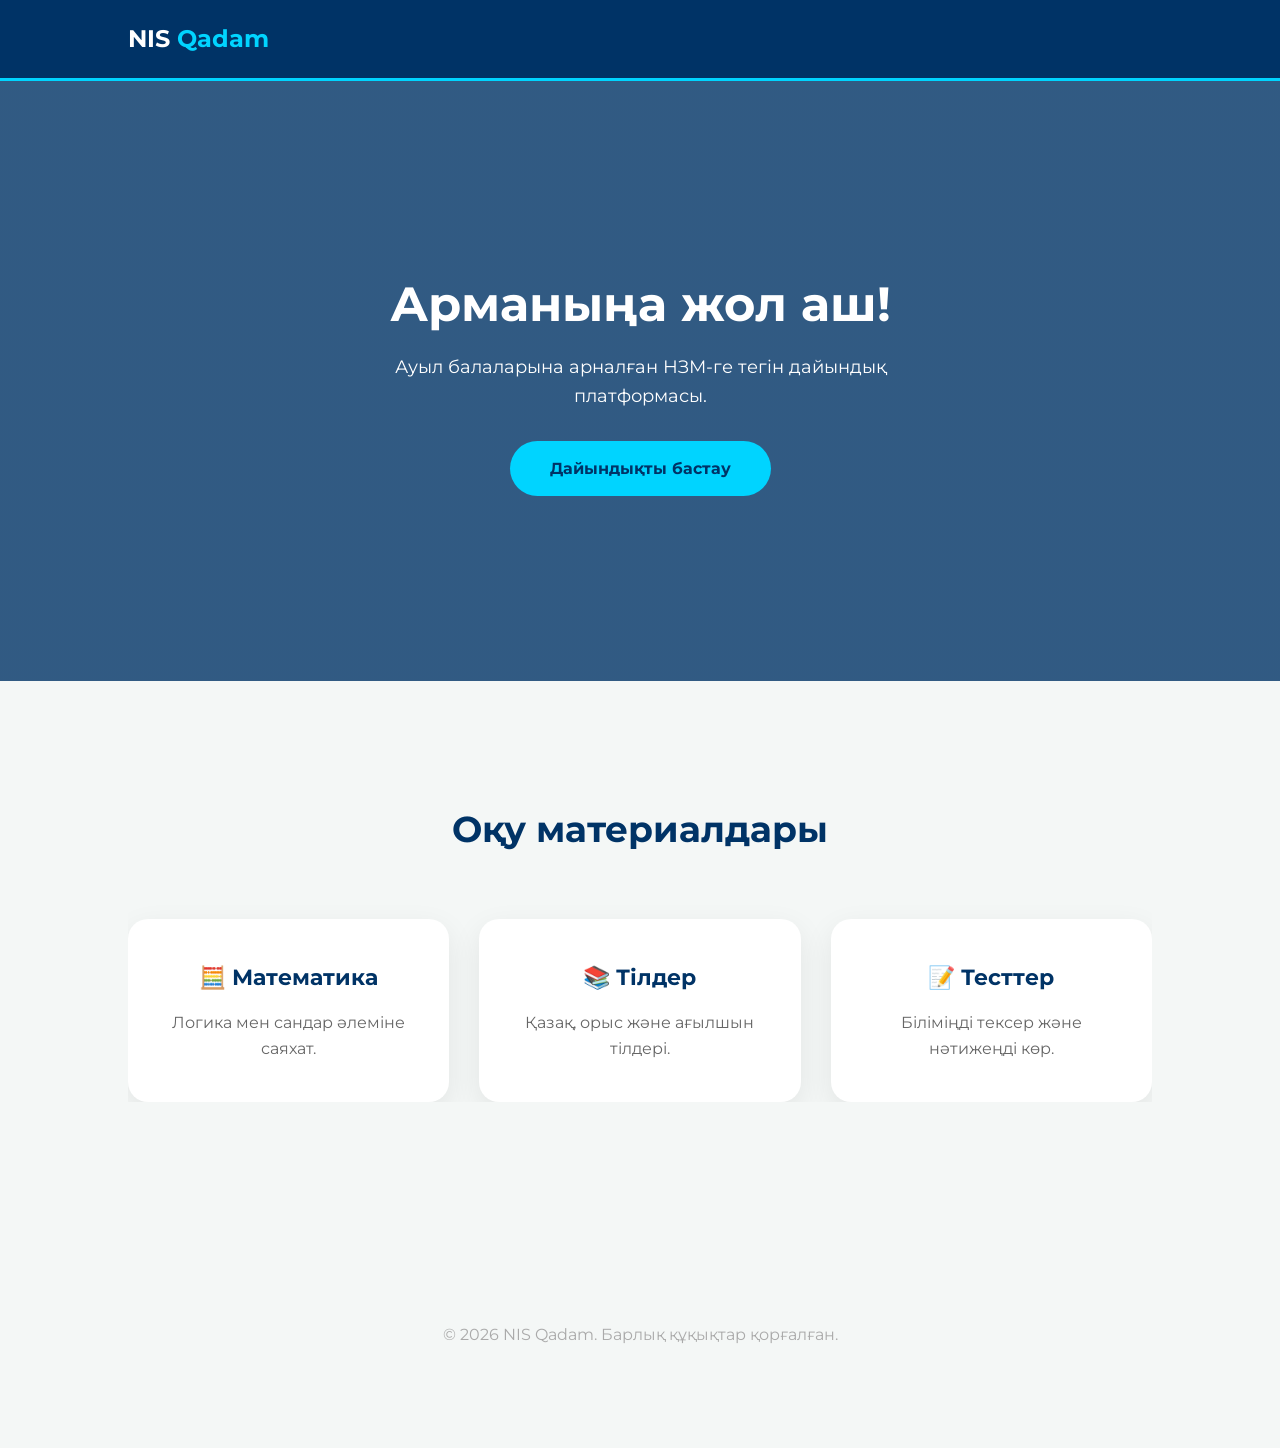
<file: index.html>
<!DOCTYPE html>
<html lang="kk">
<head>
    <!-- Google tag (gtag.js) -->
<script async src="https://www.googletagmanager.com/gtag/js?id=G-BH5TGE6QWV"></script>
<script>
  window.dataLayer = window.dataLayer || [];
  function gtag(){dataLayer.push(arguments);}
  gtag('js', new Date());

  gtag('config', 'G-BH5TGE6QWV');
</script>
    <meta charset="UTF-8">
    <meta name="viewport" content="width=device-width, initial-scale=1.0">
    <title>NIS Qadam - НЗМ-ге дайындық</title>
    <link rel="stylesheet" href="style.css">
    <link href="https://fonts.googleapis.com/css2?family=Montserrat:wght@400;700&display=swap" rel="stylesheet">
    <style>
        /* Дополнительный стиль для ссылок-карточек */
        .card-link {
            text-decoration: none;
            color: inherit;
            display: block;
        }
    </style>
</head>
<body>

    <header>
        <div class="container">
            <div class="logo">NIS <span>Qadam</span></div>
        </div>
    </header>

    <section class="hero">
        <div class="container">
            <h1>Арманыңа жол аш!</h1>
            <p>Ауыл балаларына арналған НЗМ-ге тегін дайындық платформасы.</p>
            <a href="#materials" class="btn">Дайындықты бастау</a>
        </div>
    </section>

    <section id="materials" class="materials">
        <div class="container">
            <h2>Оқу материалдары</h2>
            <div class="grid">
                
                <a href="math.html" class="card-link">
                    <div class="card">
                        <h3>🧮 Математика</h3>
                        <p>Логика мен сандар әлеміне саяхат.</p>
                    </div>
                </a>

                <a href="languages.html" class="card-link">
                    <div class="card">
                        <h3>📚 Тілдер</h3>
                        <p>Қазақ, орыс және ағылшын тілдері.</p>
                    </div>
                </a>

                <a href="tests.html" class="card-link">
                    <div class="card">
                        <h3>📝 Тесттер</h3>
                        <p>Біліміңді тексер және нәтижеңді көр.</p>
                    </div>
                </a>

            </div>
        </div>
    </section>

    <footer style="padding: 100px 0; text-align: center; color: #aaa;">
        <p>&copy; 2026 NIS Qadam. Барлық құқықтар қорғалған.</p>
    </footer>

</body>
</html>
</file>
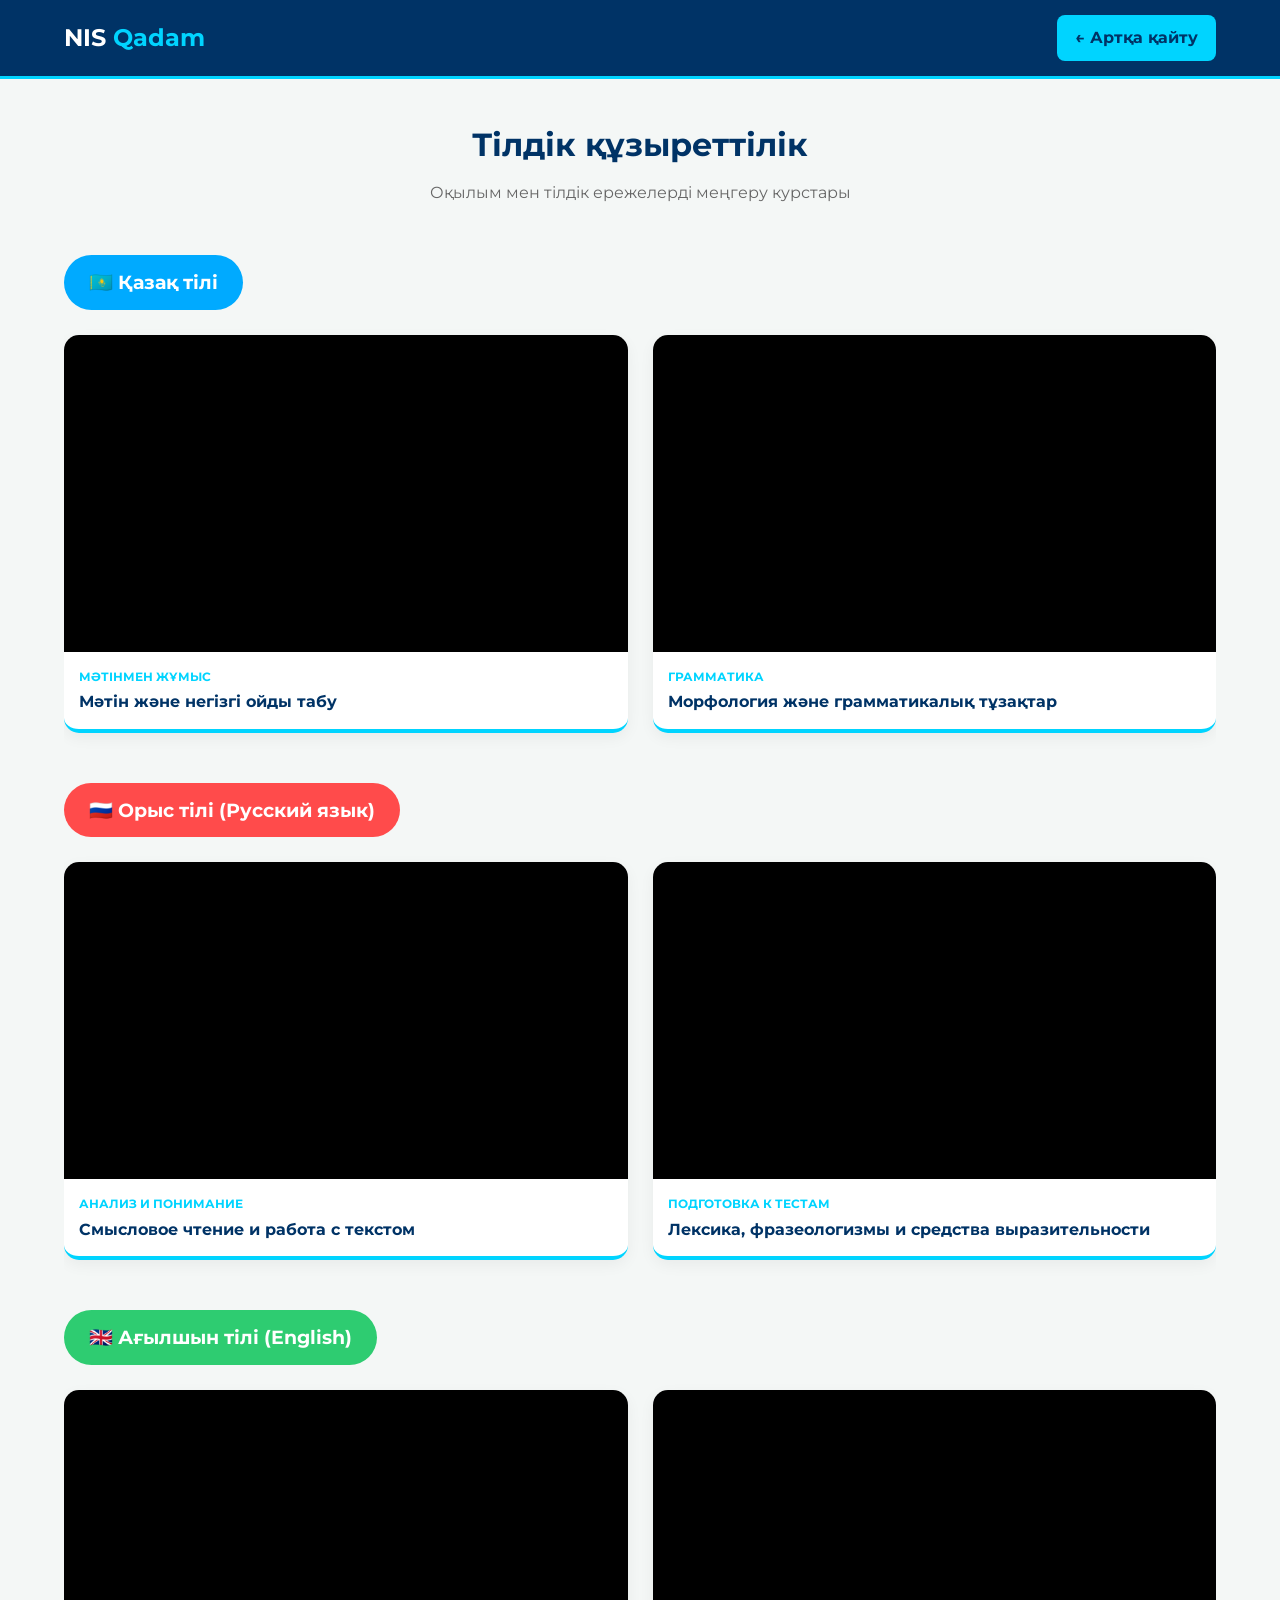
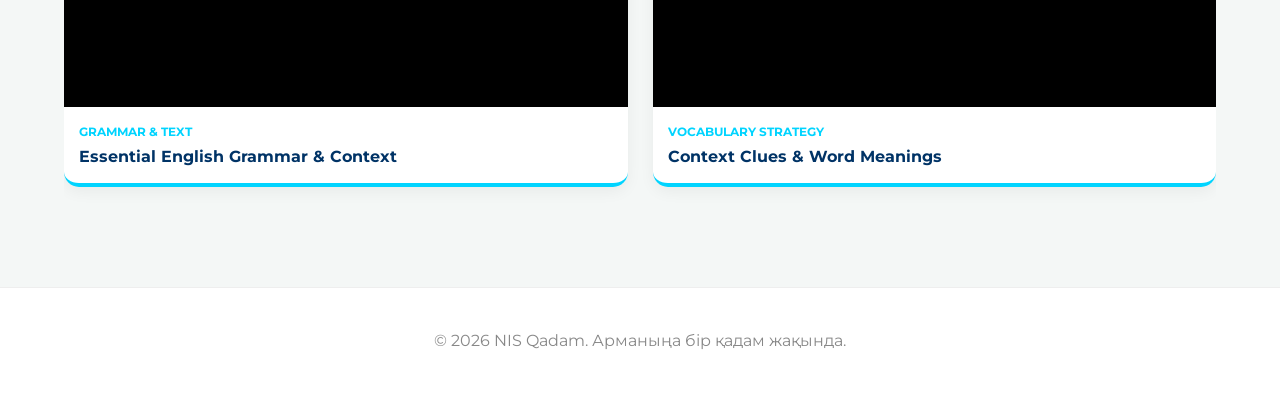
<file: languages.html>
<!DOCTYPE html>
<html lang="kk">
<head>
    <meta charset="UTF-8">
    <meta name="viewport" content="width=device-width, initial-scale=1.0">
    <title>Тілдер - NIS Qadam</title>
    <link rel="stylesheet" href="style.css">
    <link href="https://fonts.googleapis.com/css2?family=Montserrat:wght@400;700&display=swap" rel="stylesheet">
    <style>
        body { background-color: #f4f7f6; margin: 0; font-family: 'Montserrat', sans-serif; }
        header { background: #003366; color: white; padding: 15px 0; position: sticky; top: 0; z-index: 1000; border-bottom: 3px solid #00d4ff; }
        
        .header-container { width: 90%; max-width: 1200px; margin: auto; display: flex; justify-content: space-between; align-items: center; }
        .logo { font-size: 24px; font-weight: bold; text-decoration: none; color: white; }
        .logo span { color: #00d4ff; }
        
        .header-controls { display: flex; align-items: center; gap: 15px; }
        
        .btn-back { background: #00d4ff; color: #003366; padding: 10px 18px; text-decoration: none; border-radius: 8px; font-weight: bold; transition: 0.3s; display: inline-flex; align-items: center; }
        .btn-back:hover { background: white; }

        .container { width: 90%; max-width: 1200px; margin: auto; }

        h1 { color: #003366; margin: 40px 0 10px 0; text-align: center; }
        .section-desc { text-align: center; color: #666; margin-bottom: 40px; }
        
        /* Тілдерге арналған арнайы стильдер */
        .lang-section { margin-top: 50px; }
        .lang-title { padding: 12px 25px; border-radius: 50px; color: white; display: inline-block; margin-bottom: 25px; font-weight: bold; font-size: 1.2rem; }
        .kz { background: #00aaff; } /* Көк */
        .ru { background: #ff4b4b; } /* Қызыл */
        .en { background: #2ecc71; } /* Жасыл */

        .video-grid { 
            display: grid; 
            grid-template-columns: repeat(auto-fit, minmax(280px, 1fr)); 
            gap: 25px; 
            margin-bottom: 50px;
        }

        .video-card { 
            background: white; 
            border-radius: 15px; 
            overflow: hidden; 
            box-shadow: 0 5px 15px rgba(0,0,0,0.05); 
            transition: 0.3s;
            border-bottom: 4px solid #00d4ff;
            display: flex;
            flex-direction: column;
        }
        .video-card:hover { transform: translateY(-5px); box-shadow: 0 10px 25px rgba(0,0,0,0.1); }

        .video-container { position: relative; padding-bottom: 56.25%; height: 0; overflow: hidden; background-color: #000; }
        .video-container iframe { position: absolute; top: 0; left: 0; width: 100%; height: 100%; border: 0; }

        .video-info { padding: 15px; flex-grow: 1; display: flex; flex-direction: column; justify-content: space-between; }
        .video-info h3 { font-size: 16px; color: #003366; margin: 5px 0 0 0; line-height: 1.4; }
        .video-info span { font-size: 12px; color: #00d4ff; font-weight: bold; text-transform: uppercase; }
    </style>
</head>
<body>

    <header>
        <div class="header-container">
            <a href="index.html" class="logo">NIS <span>Qadam</span></a>
            <div class="header-controls">
                <a href="index.html" class="btn-back">← Артқа қайту</a>
            </div>
        </div>
    </header>

    <div class="container">
        <h1>Тілдік құзыреттілік</h1>
        <p class="section-desc">Оқылым мен тілдік ережелерді меңгеру курстары</p>

        <div class="lang-section">
            <div class="lang-title kz">🇰🇿 Қазақ тілі</div>
            <div class="video-grid">
                <div class="video-card">
                    <div class="video-container"><iframe src="https://www.youtube.com/embed/_MjS0tNltfY" allow="accelerometer; autoplay; clipboard-write; encrypted-media; gyroscope; picture-in-picture; web-share" allowfullscreen></iframe></div>
                    <div class="video-info"><span>МӘТІНМЕН ЖҰМЫС</span><h3>Мәтін және негізгі ойды табу</h3></div>
                </div>
                <div class="video-card">
                    <div class="video-container"><iframe src="https://www.youtube.com/embed/0v9wKzb_Svk" allow="accelerometer; autoplay; clipboard-write; encrypted-media; gyroscope; picture-in-picture; web-share" allowfullscreen></iframe></div>
                    <div class="video-info"><span>ГРАММАТИКА</span><h3>Морфология және грамматикалық тұзақтар</h3></div>
                </div>
            </div>
        </div>

        <div class="lang-section">
            <div class="lang-title ru">🇷🇺 Орыс тілі (Русский язык)</div>
            <div class="video-grid">
                <div class="video-card">
                    <div class="video-container"><iframe src="https://www.youtube.com/embed/V7in8HA7j9E" allow="accelerometer; autoplay; clipboard-write; encrypted-media; gyroscope; picture-in-picture; web-share" allowfullscreen></iframe></div>
                    <div class="video-info"><span>АНАЛИЗ И ПОНИМАНИЕ</span><h3>Смысловое чтение и работа с текстом</h3></div>
                </div>
                <div class="video-card">
                    <div class="video-container"><iframe src="https://www.youtube.com/embed/LmHLcLW6GH0" allow="accelerometer; autoplay; clipboard-write; encrypted-media; gyroscope; picture-in-picture; web-share" allowfullscreen></iframe></div>
                    <div class="video-info"><span>ПОДГОТОВКА К ТЕСТАМ</span><h3>Лексика, фразеологизмы и средства выразительности</h3></div>
                </div>
            </div>
        </div>

        <div class="lang-section">
            <div class="lang-title en">🇬🇧 Ағылшын тілі (English)</div>
            <div class="video-grid">
                <div class="video-card">
                    <div class="video-container"><iframe src="https://www.youtube.com/embed/zkH4f_E5YS8" allow="accelerometer; autoplay; clipboard-write; encrypted-media; gyroscope; picture-in-picture; web-share" allowfullscreen></iframe></div>
                    <div class="video-info"><span>GRAMMAR & TEXT</span><h3>Essential English Grammar & Context</h3></div>
                </div>
                <div class="video-card">
                    <div class="video-container"><iframe src="https://www.youtube.com/embed/ZwptTS6AcSI" allow="accelerometer; autoplay; clipboard-write; encrypted-media; gyroscope; picture-in-picture; web-share" allowfullscreen></iframe></div>
                    <div class="video-info"><span>VOCABULARY STRATEGY</span><h3>Context Clues & Word Meanings</h3></div>
                </div>
            </div>
        </div>
    </div>

    <footer style="padding: 40px 0; text-align: center; color: #888; background: #fff; margin-top: 50px; border-top: 1px solid #eee;">
        <p>&copy; 2026 NIS Qadam. Арманыңа бір қадам жақында.</p>
    </footer>

    <script src="script.js"></script>
</body>
</html>
</file>
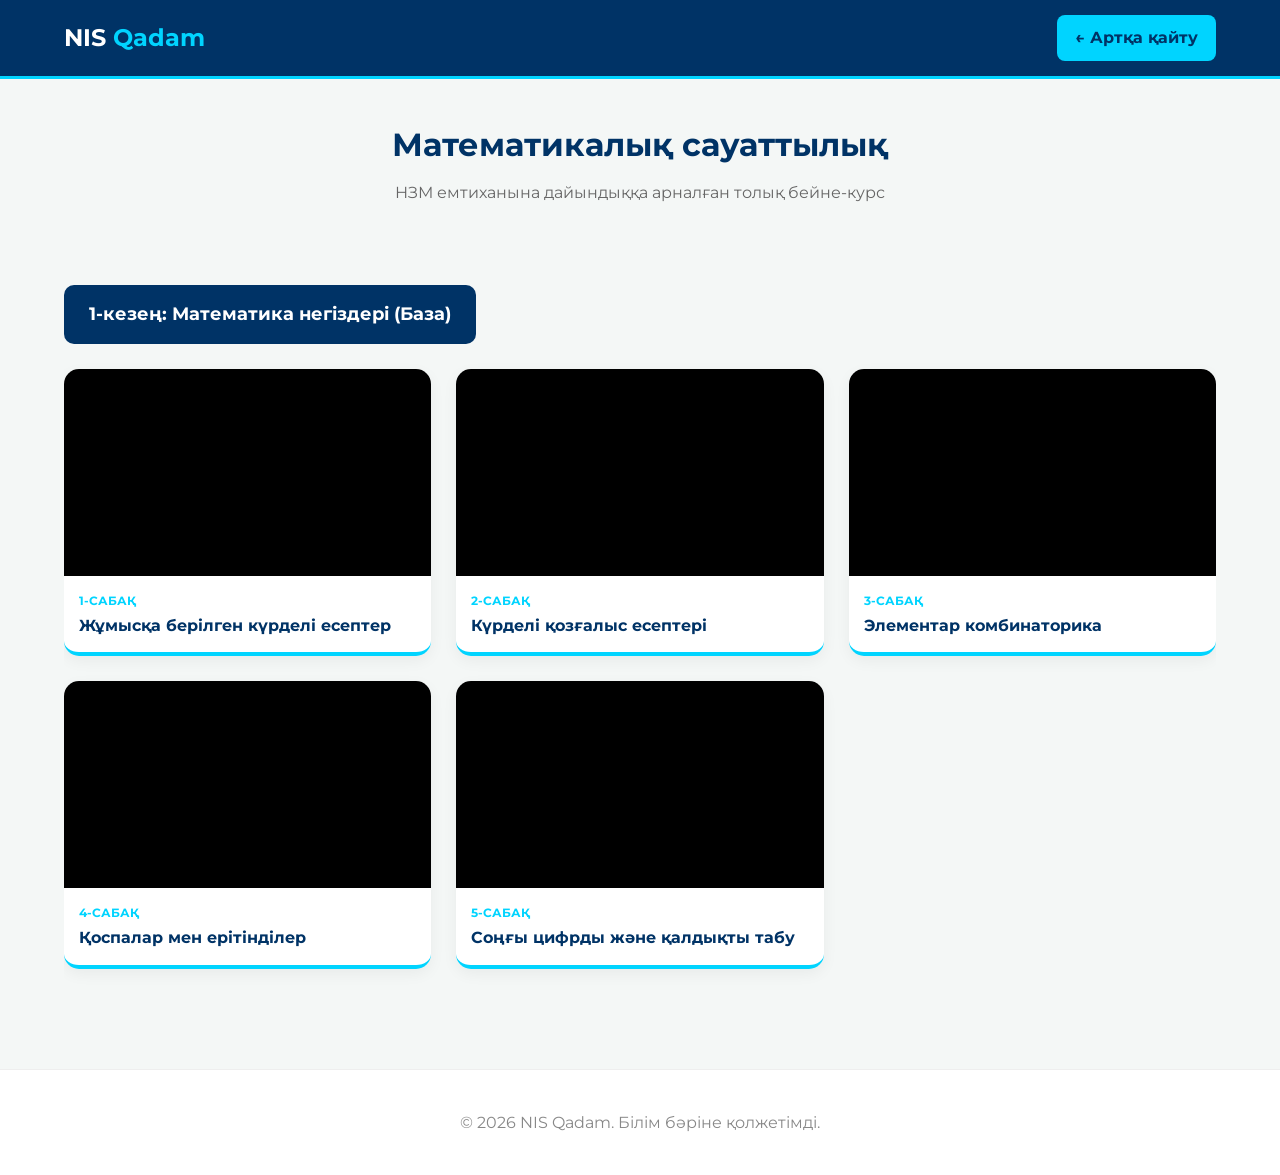
<file: math.html>
<!DOCTYPE html>
<html lang="kk">
<head>
    <meta charset="UTF-8">
    <meta name="viewport" content="width=device-width, initial-scale=1.0">
    <title>Математика - NIS Qadam</title>
    <link rel="stylesheet" href="style.css">
    <link href="https://fonts.googleapis.com/css2?family=Montserrat:wght@400;700&display=swap" rel="stylesheet">
    <style>
        body { background-color: #f4f7f6; margin: 0; font-family: 'Montserrat', sans-serif; }
        header { background: #003366; color: white; padding: 15px 0; position: sticky; top: 0; z-index: 1000; border-bottom: 3px solid #00d4ff; }
        
        .header-container { width: 90%; max-width: 1200px; margin: auto; display: flex; justify-content: space-between; align-items: center; }
        .logo { font-size: 24px; font-weight: bold; text-decoration: none; color: white; }
        .logo span { color: #00d4ff; }
        
        .header-controls { display: flex; align-items: center; gap: 15px; }

        .btn-back { background: #00d4ff; color: #003366; padding: 10px 18px; text-decoration: none; border-radius: 8px; font-weight: bold; transition: 0.3s; display: inline-flex; align-items: center; }
        .btn-back:hover { background: white; }

        .container { width: 90%; max-width: 1200px; margin: auto; }

        h1 { color: #003366; margin: 40px 0 10px 0; text-align: center; }
        .section-desc { text-align: center; color: #666; margin-bottom: 40px; }
        
        .level-title { background: #003366; color: white; padding: 15px 25px; border-radius: 10px; margin: 40px 0 25px 0; display: inline-block; font-size: 18px; }

        .video-grid { 
            display: grid; 
            grid-template-columns: repeat(auto-fit, minmax(280px, 1fr)); 
            gap: 25px; 
            margin-bottom: 50px;
        }

        .video-card { 
            background: white; 
            border-radius: 15px; 
            overflow: hidden; 
            box-shadow: 0 5px 15px rgba(0,0,0,0.05); 
            transition: 0.3s;
            border-bottom: 4px solid #00d4ff;
            display: flex;
            flex-direction: column;
        }
        .video-card:hover { transform: translateY(-5px); box-shadow: 0 10px 25px rgba(0,0,0,0.1); }

        .video-container { position: relative; padding-bottom: 56.25%; height: 0; overflow: hidden; background-color: #000; }
        .video-container iframe { position: absolute; top: 0; left: 0; width: 100%; height: 100%; border: 0; }

        .video-info { padding: 15px; flex-grow: 1; display: flex; flex-direction: column; justify-content: space-between; }
        .video-info h3 { font-size: 16px; color: #003366; margin: 5px 0 0 0; line-height: 1.4; }
        .video-info span { font-size: 12px; color: #00d4ff; font-weight: bold; text-transform: uppercase; }
    </style>
</head>
<body>

    <header>
        <div class="header-container">
            <a href="index.html" class="logo">NIS <span>Qadam</span></a>
            <div class="header-controls">
                <a href="index.html" class="btn-back">← Артқа қайту</a>
            </div>
        </div>
    </header>

    <div class="container">
        <h1>Математикалық сауаттылық</h1>
        <p class="section-desc">НЗМ емтиханына дайындыққа арналған толық бейне-курс</p>

        <h2 class="level-title">1-кезең: Математика негіздері (База)</h2>
        <div class="video-grid">
            <div class="video-card">
                <div class="video-container"><iframe src="https://www.youtube.com/embed/XKn785-P6Co" allow="accelerometer; autoplay; clipboard-write; encrypted-media; gyroscope; picture-in-picture; web-share" allowfullscreen></iframe></div>
                <div class="video-info"><span>1-сабақ</span><h3>Жұмысқа берілген күрделі есептер</h3></div>
            </div>
            <div class="video-card">
                <div class="video-container"><iframe src="https://www.youtube.com/embed/KcSI3cd2Oqg" allow="accelerometer; autoplay; clipboard-write; encrypted-media; gyroscope; picture-in-picture; web-share" allowfullscreen></iframe></div>
                <div class="video-info"><span>2-сабақ</span><h3>Күрделі қозғалыс есептері</h3></div>
            </div>
            <div class="video-card">
                <div class="video-container"><iframe src="https://www.youtube.com/embed/OO6a5YeaDuw" allow="accelerometer; autoplay; clipboard-write; encrypted-media; gyroscope; picture-in-picture; web-share" allowfullscreen></iframe></div>
                <div class="video-info"><span>3-сабақ</span><h3>Элементар комбинаторика</h3></div>
            </div>
            <div class="video-card">
                <div class="video-container"><iframe src="https://www.youtube.com/embed/r-dC2KsCd78" allow="accelerometer; autoplay; clipboard-write; encrypted-media; gyroscope; picture-in-picture; web-share" allowfullscreen></iframe></div>
                <div class="video-info"><span>4-сабақ</span><h3>Қоспалар мен ерітінділер</h3></div>
            </div>
            <div class="video-card">
                <div class="video-container"><iframe src="https://www.youtube.com/embed/_j1x0my5uhU" allow="accelerometer; autoplay; clipboard-write; encrypted-media; gyroscope; picture-in-picture; web-share" allowfullscreen></iframe></div>
                <div class="video-info"><span>5-сабақ</span><h3>Соңғы цифрды және қалдықты табу</h3></div>
            </div>
        </div>
    </div>

    <footer style="padding: 40px 0; text-align: center; color: #888; background: #fff; margin-top: 50px; border-top: 1px solid #eee;">
        <p>&copy; 2026 NIS Qadam. Білім бәріне қолжетімді.</p>
    </footer>

    <script src="script.js"></script>
</body>
</html>
</file>
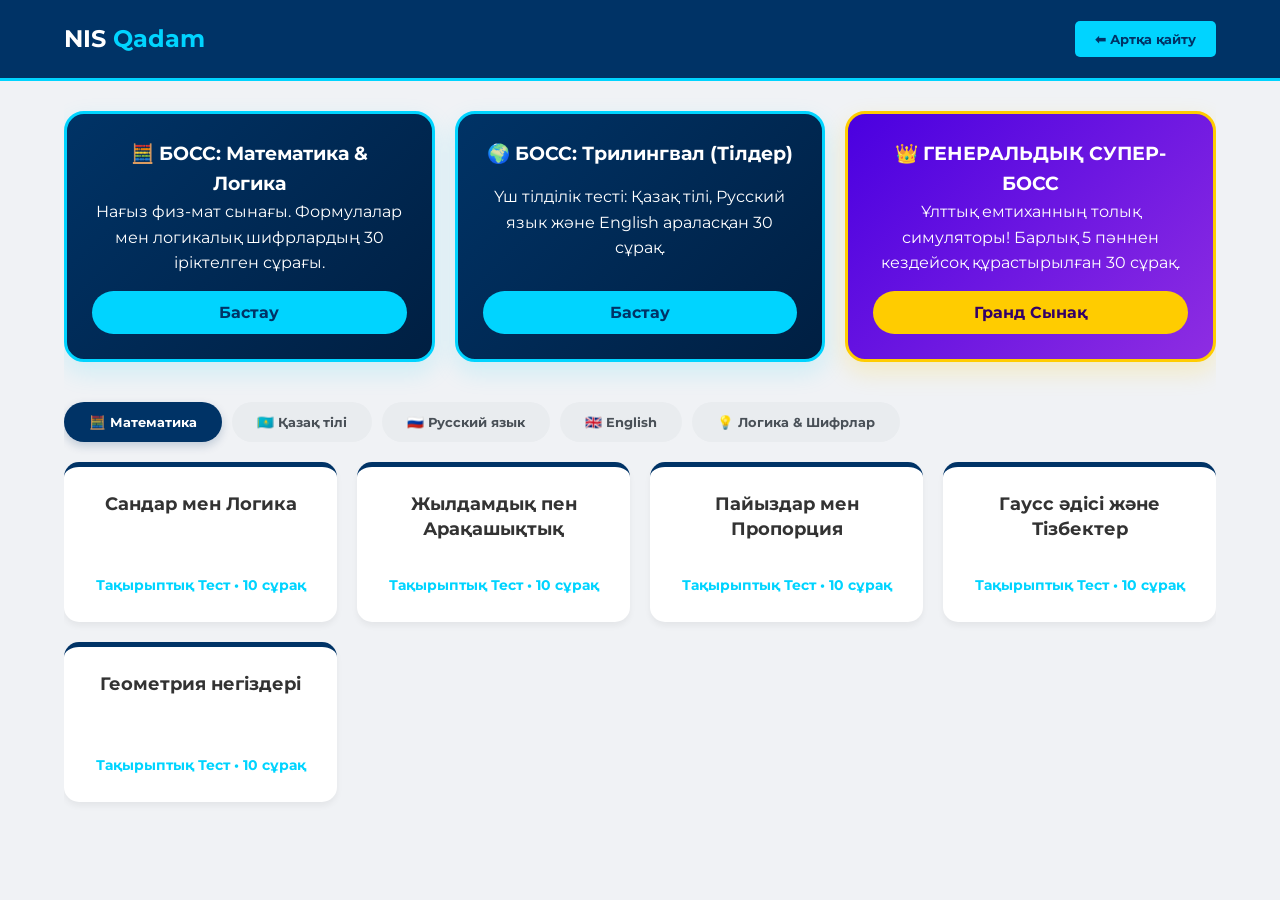
<file: tests.html>
<!DOCTYPE html>
<html lang="kk">
<head>
    <meta charset="UTF-8">
    <meta name="viewport" content="width=device-width, initial-scale=1.0">
    <title>Тест орталығы - NIS Qadam</title>
    <link rel="stylesheet" href="style.css">
    <link href="https://fonts.googleapis.com/css2?family=Montserrat:wght@400;700&display=swap" rel="stylesheet">
    <style>
        body { background-color: #f0f2f5; font-family: 'Montserrat', sans-serif; margin: 0; padding: 0; }
        header { background: #003366; color: white; padding: 20px 0; position: sticky; top: 0; z-index: 1000; border-bottom: 3px solid #00d4ff; }
        .container { width: 90%; max-width: 1200px; margin: auto; }
        .header-content { display: flex; justify-content: space-between; align-items: center; }
        .logo { font-size: 24px; font-weight: bold; text-decoration: none; color: white; }
        .logo span { color: #00d4ff; }
        
        .nav-controls { display: flex; align-items: center; gap: 15px; }
        .btn-back { background: #00d4ff; color: #003366; padding: 10px 20px; text-decoration: none; border-radius: 5px; font-weight: bold; cursor: pointer; border: none; }
        
        /* Панель Боссов */
        .boss-container { display: grid; grid-template-columns: repeat(auto-fit, minmax(300px, 1fr)); gap: 20px; margin-top: 30px; }
        .boss-section { background: linear-gradient(135deg, #003366, #001f42); padding: 25px; border-radius: 20px; text-align: center; color: white; border: 3px solid #00d4ff; box-shadow: 0 10px 25px rgba(0,212,255,0.15); display: flex; flex-direction: column; justify-content: space-between; }
        .boss-section.super { border-color: #ffcc00; box-shadow: 0 10px 25px rgba(255,204,0,0.2); background: linear-gradient(135deg, #4a00e0, #8e2de2); }
        .btn-boss { display: inline-block; background: #00d4ff; color: #003366; font-size: 1rem; font-weight: bold; padding: 12px 25px; border-radius: 50px; text-decoration: none; margin-top: 15px; border: none; cursor: pointer; transition: 0.3s; }
        .boss-section.super .btn-boss { background: #ffcc00; color: #330066; }
        .btn-boss:hover { background: white; transform: scale(1.03); }

        .category-tabs { display: flex; flex-wrap: wrap; gap: 10px; margin-top: 40px; margin-bottom: 10px; }
        .tab-btn { background: #e9ecef; color: #495057; border: none; padding: 12px 25px; border-radius: 30px; font-weight: bold; cursor: pointer; transition: 0.3s; }
        .tab-btn.active { background: #003366; color: white; box-shadow: 0 4px 10px rgba(0,51,102,0.2); }
        .tab-btn:hover:not(.active) { background: #dee2e6; }

        .test-grid { display: none; grid-template-columns: repeat(auto-fit, minmax(240px, 1fr)); gap: 20px; margin-top: 20px; margin-bottom: 50px; }
        .test-grid.active { display: grid; }
        
        .test-card { background: white; padding: 25px; border-radius: 15px; text-align: center; cursor: pointer; box-shadow: 0 4px 6px rgba(0,0,0,0.05); transition: 0.3s; border-top: 5px solid #003366; display: flex; flex-direction: column; justify-content: space-between; height: 160px; }
        .test-card:hover { transform: translateY(-8px); border-top-color: #00d4ff; box-shadow: 0 10px 20px rgba(0,0,0,0.1); }
        .test-card h3 { font-size: 1.1rem; color: #333; margin-bottom: 10px; line-height: 1.4; }
        .test-card span { font-size: 0.85rem; color: #00d4ff; font-weight: bold; }

        .quiz-window { display: none; background: white; padding: 40px; border-radius: 20px; max-width: 800px; margin: 40px auto; box-shadow: 0 20px 40px rgba(0,0,0,0.1); }
        .question-text { font-size: 1.2rem; font-weight: bold; margin-bottom: 25px; color: #333; }
        .option-item { background: #f8f9fa; border: 2px solid #e9ecef; padding: 15px 20px; border-radius: 12px; margin-bottom: 12px; cursor: pointer; transition: 0.2s; font-weight: 500; }
        .option-item:hover { border-color: #00d4ff; background: #e7faff; }
        
        .progress-bar { height: 8px; background: #eee; border-radius: 4px; margin-bottom: 30px; overflow: hidden; }
        .progress-fill { height: 100%; background: #00d4ff; width: 0%; transition: 0.4s; }
        
        #result-screen { text-align: center; display: none; }
        .final-score { font-size: 64px; color: #003366; font-weight: bold; margin: 20px 0; }
    </style>
</head>
<body>

<header>
    <div class="container header-content">
        <a href="index.html" class="logo">NIS <span>Qadam</span></a>
        <div class="nav-controls">
            <button onclick="window.location.href='index.html'" class="btn-back" id="text-back">⬅ Артқа қайту</button>
        </div>
    </div>
</header>

<div class="container" id="menu-view">
    <!-- Блок трех Босс-Тестов -->
    <div class="boss-container">
        <div class="boss-section">
            <h3 id="boss-exact-title">🧮 БОСС: Математика & Логика</h3>
            <p id="boss-exact-desc">Нағыз физ-мат сынағы. Формулалар мен логикалық шифрлардың 30 іріктелген сұрағы.</p>
            <button class="btn-boss" onclick="startBoss('exact')">Бастау</button>
        </div>
        <div class="boss-section">
            <h3 id="boss-lang-title">🌍 БОСС: Трилингвал (Тілдер)</h3>
            <p id="boss-lang-desc">Үш тілділік тесті: Қазақ тілі, Русский язык және English араласқан 30 сұрақ.</p>
            <button class="btn-boss" onclick="startBoss('languages')">Бастау</button>
        </div>
        <div class="boss-section super">
            <h3 id="boss-super-title">👑 ГЕНЕРАЛЬДЫҚ СУПЕР-БОСС</h3>
            <p id="boss-super-desc">Ұлттық емтиханның толық симуляторы! Барлық 5 пәннен кездейсоқ құрастырылған 30 сұрақ.</p>
            <button class="btn-boss" onclick="startBoss('super')">Гранд Сынақ</button>
        </div>
    </div>

    <div class="category-tabs">
        <button class="tab-btn active" id="tab-math" onclick="switchCategory('math')">🧮 Математика</button>
        <button class="tab-btn" id="tab-kazakh" onclick="switchCategory('kazakh')">🇰🇿 Қазақ тілі</button>
        <button class="tab-btn" id="tab-russian" onclick="switchCategory('russian')">🇷🇺 Русский язык</button>
        <button class="tab-btn" id="tab-english" onclick="switchCategory('english')">🇬🇧 English</button>
        <button class="tab-btn" id="tab-logic" onclick="switchCategory('logic')">💡 Логика & Шифрлар</button>
    </div>

    <div id="math-grid" class="test-grid active"></div>
    <div id="kazakh-grid" class="test-grid"></div>
    <div id="russian-grid" class="test-grid"></div>
    <div id="english-grid" class="test-grid"></div>
    <div id="logic-grid" class="test-grid"></div>
</div>

<div class="container quiz-window" id="quiz-view">
    <div class="progress-bar"><div class="progress-fill" id="fill"></div></div>
    <div id="q-container">
        <p id="q-num" style="color:#00d4ff; font-weight:bold;"></p>
        <div class="question-text" id="q-text"></div>
        <div id="ans-list"></div>
    </div>
    <div id="result-screen">
        <h2 id="text-finish">Тест аяқталды!</h2>
        <div class="final-score" id="res-val">0/10</div>
        <p id="res-desc" style="margin-bottom:30px;"></p>
        <button onclick="location.reload()" class="btn-back" id="text-menu-back">Мәзірге қайту</button>
    </div>
</div>

<script>
const translations = {
    kk: {
        back: "⬅ Артқа қайту",
        bossExactT: "🧮 БОСС: Математика & Логика",
        bossExactD: "Нағыз физ-мат сынағы. Формулалар мен логикалық шифрлардың 30 іріктелген сұрағы.",
        bossLangT: "🌍 БОСС: Трилингвал (Тілдер)",
        bossLangD: "Үш тілділік тесті: Қазақ тілі, Русский язык және English араласқан 30 сұрақ.",
        bossSuperT: "👑 ГЕНЕРАЛЬДЫҚ СУПЕР-БОСС",
        bossSuperD: "Ұлттық емтиханның толық симуляторы! Барлық 5 пәннен кездейсоқ құрастырылған 30 сұрақ.",
        tabMath: "🧮 Математика",
        tabKazakh: "🇰🇿 Қазақ тілі",
        tabRussian: "🇷🇺 Русский язык",
        tabEnglish: "🇬🇧 English",
        tabLogic: "💡 Логика & Шифрлар",
        cardSub: "Тақырыптық Тест • 10 сұрақ",
        qNum: "СҰРАҚ",
        finish: "Тест аяқталды!",
        menuBack: "Мәзірге қайту"
    },
    ru: {
        back: "⬅ Назад в меню",
        bossExactT: "🧮 БОСС: Математика и Логика",
        bossExactD: "Настоящее физ-мат испытание. 30 отборных вопросов по формулам и логическим шифрам.",
        bossLangT: "🌍 БОСС: Трилингвал (Языки)",
        bossLangD: "Трехъязычный тест: 30 смешанных вопросов по казахскому, русскому и английскому языкам.",
        bossSuperT: "👑 ГЕНЕРАЛЬДЫҚ СУПЕР-БОСС",
        bossSuperD: "Полный симулятор национального экзамена! 30 случайных вопросов абсолютно по всем 5 предметам.",
        tabMath: "🧮 Математика",
        tabKazakh: "🇰🇿 Казахский язык",
        tabRussian: "🇷🇺 Русский язык",
        tabEnglish: "🇬🇧 English",
        tabLogic: "💡 Логика & Шифры",
        cardSub: "Тематический Тест • 10 вопросов",
        qNum: "ВОПРОС",
        finish: "Тест завершен!",
        menuBack: "Вернуться в меню"
    }
};

const database = {
    // === МАТЕМАТИКА (5 ТЕСТОВ) ===
    1: { category: "math", titleKk: "Сандар мен Логика", titleRu: "Числа и Логика", questions: [
        { q_kk: "Заңдылықты тап: 2, 5, 11, 23, ...", q_ru: "Найдите закономерность: 2, 5, 11, 23, ...", a_kk: ["46", "47", "45", "48"], a_ru: ["46", "47", "45", "48"], c: 1 },
        { q_kk: "1-ден 50-ге дейінгі сандардың қосындысы неше?", q_ru: "Чему равна сумма чисел от 1 до 50?", a_kk: ["1275", "1250", "1300", "1225"], a_ru: ["1275", "1250", "1300", "1225"], c: 0 },
        { q_kk: "Ең кіші жай санды көрсет:", q_ru: "Укажите наименьшее простое число:", a_kk: ["0", "1", "2", "3"], a_ru: ["0", "1", "2", "3"], c: 2 },
        { q_kk: "7-ге бөлгенде 3 қалдық қалатын сан:", q_ru: "Число, которое при делении на 7 дает остаток 3:", a_kk: ["15", "17", "21", "24"], a_ru: ["15", "17", "21", "24"], c: 1 },
        { q_kk: "3 сағаттың 1/6 бөгілі неше минут?", q_ru: "Сколько минут составляет 1/6 часть от 3 часов?", a_kk: ["20", "30", "40", "10"], a_ru: ["20", "30", "40", "10"], c: 1 },
        { q_kk: "Тізбек: 100, 90, 81, 73, ...", q_ru: "Последовательность: 100, 90, 81, 73, ...", a_kk: ["66", "64", "65", "63"], a_ru: ["66", "64", "65", "63"], c: 0 },
        { q_kk: "Санның 20%-ы 40 болса, сан неше?", q_ru: "Если 20% числа равны 40, то чему равно число?", a_kk: ["100", "200", "150", "80"], a_ru: ["100", "200", "150", "80"], c: 1 },
        { q_kk: "4 жарым таяқтың неше ұшы бар?", q_ru: "Сколько концов у 4 с половиной палок?", a_kk: ["8", "9", "10", "12"], a_ru: ["8", "9", "10", "12"], c: 1 },
        { q_kk: "Kвадраттың ауданы 64 болса, периметрі неше?", q_ru: "Если площадь квадрата 64, чему равен его периметр?", a_kk: ["32", "16", "64", "24"], a_ru: ["32", "16", "64", "24"], c: 0 },
        { q_kk: "2-нің 6 дәрежесе нешеге тең?", q_ru: "Чему равно 2 в 6-й степени?", a_kk: ["32", "64", "128", "16"], a_ru: ["32", "64", "128", "16"], c: 1 }
    ]},
    2: { category: "math", titleKk: "Жылдамдық пен Арақашықтық", titleRu: "Скорость и Расстояние", questions: [
        { q_kk: "Арасы 120 км екі қаладан қарама-қарсы екі машина шықты (20 және 40 км/сағ). Олар неше сағаттан соң кездеседі?", q_ru: "Из двух городов навстречу друг другу выехали авто со скоростями 20 и 40 км/ч. Расстояние 120 км. Через сколько часов они встретятся?", a_kk: ["1", "2", "3", "4"], a_ru: ["1", "2", "3", "4"], c: 1 },
        { q_kk: "Көлік 3 сағатта 180 км жүрді. Оның жылдамдығы м/с-пен қандай?", q_ru: "Машина за 3 часа проехала 180 км. Какова её скорость в м/с?", a_kk: ["15 м/с", "16.6 м/с", "20 м/с", "50 м/с"], a_ru: ["15 м/с", "16.6 м/с", "20 м/с", "50 м/с"], c: 2 },
        { q_kk: "Велосипедші 15 км/сағ жылдамдықпен 45 км-ді қанша уақытта жүреді?", q_ru: "За какое время велосипедист проедет 45 км со скоростью 15 км/ч?", a_kk: ["2 сағ", "3 сағ", "4 сағ", "5 сағ"], a_ru: ["2 ч", "3 ч", "4 ч", "5 ч"], c: 1 },
        { q_kk: "Ағыс жылдамдығы 2 км/сағ, қайықтың меншікті жылдамдығы 18 км/сағ. Қайықтың ағыспен жылдамдығы?", q_ru: "Скорость течения 2 км/ч, собственная скорость лодки 18 км/ч. Скорость лодки по течению?", a_kk: ["16 км/сағ", "20 км/сағ", "22 км/сағ", "18 км/сағ"], a_ru: ["16 км/ч", "20 км/ч", "22 км/ч", "18 км/ч"], c: 1 },
        { q_kk: "Жаяу адам 5 км/сағ жылдамдықпен 2.5 сағатта қандай қашықтыққа барады?", q_ru: "Какое расстояние пройдет пешеход за 2.5 часа со скоростью 5 км/ч?", a_kk: ["10 км", "12.5 км", "11.5 км", "7.5 км"], a_ru: ["10 км", "12.5 км", "11.5 км", "7.5 км"], c: 1 },
        { q_kk: "Пойыз 72 км/сағ жылдамдықпен 10 секундта неше метр жол жүреді?", q_ru: "Сколько метров проедет поезд со скоростью 72 км/ч за 10 секунд?", a_kk: ["200 м", "720 м", "150 м", "100 м"], a_ru: ["200 м", "720 м", "150 м", "100 м"], c: 0 },
        { q_kk: "Арман мектепке 4 км/сағ жылдамдықпен барып, 6 км/сағ жылдамдықпен қайтты. Орташа жылдамдығы?", q_ru: "Арман пошел в школу со скоростью 4 км/ч, а вернулся со скоростью 6 км/ч. Какова средняя скорость?", a_kk: ["5 км/сағ", "4.8 км/сағ", "5.2 км/сағ", "4.5 км/сағ"], a_ru: ["5 км/ч", "4.8 км/ч", "5.2 км/ч", "4.5 км/ч"], c: 1 },
        { q_kk: "Екі мотоциклші бір нүктеден қарама-қарсы кетті (50 және 60 км/сағ). 2 сағаттан кейін арақашықтық?", q_ru: "Два мотоциклиста разъехались в противоположных направлениях (50 и 60 км/ч). Расстояние через 2 часа?", a_kk: ["110 км", "220 км", "100 км", "120 км"], a_ru: ["110 км", "220 км", "100 км", "120 км"], c: 1 },
        { q_kk: "Қасқыр 12 м/с, қоян 10 м/с жылдамдықпен қашып барады. Басында арасы 40 м болса, қасқыр қоянды қашан куып жетеді?", q_ru: "Волк бежит со скоростью 12 м/с, заяц убегает со скоростью 10 м/с. Арасы 40 м. Через сколько секунд волк догонит зайца?", a_kk: ["20 с", "10 с", "15 с", "30 с"], a_ru: ["20 с", "10 с", "15 с", "30 с"], c: 0 },
        { q_kk: "Жүгіруші шеңбер бойымен 400 метрді 1 минутта жүгірді. Оның жылдамдығы қандай?", q_ru: "Бегун пробежал круг 400 метров за 1 минуту. Какова его скорость?", a_kk: ["400 м/мин", "200 м/мин", "600 м/мин", "300 м/мин"], a_ru: ["400 м/мин", "200 м/мин", "600 м/мин", "300 м/мин"], c: 0 }
    ]},
    3: { category: "math", titleKk: "Пайыздар мен Пропорция", titleRu: "Проценты и Пропорции", questions: [
        { q_kk: "Қоспаның 400 грамының 15%-ы тұз. Тұздың салмағы?", q_ru: "В 400 г смеси содержится 15% соли. Каков вес соли?", a_kk: ["50 г", "60 г", "40 г", "80 г"], a_ru: ["50 г", "60 г", "40 г", "80 г"], c: 1 },
        { q_kk: "Тауар бағасы 5000 тг еді, ол 20%-ға арзандады. Жаңа баға?", q_ru: "Товар стоил 5000 тг и подешевел на 20%. Новая цена?", a_kk: ["4000 тг", "4500 тг", "3500 тг", "4200 тг"], a_ru: ["4000 тг", "4500 тг", "3500 тг", "4200 тг"], c: 0 },
        { q_kk: "Санның 10%-ы оның қандай бөлігі?", q_ru: "Какую часть числа составляют его 10%?", a_kk: ["1/2", "1/5", "1/10", "1/100"], a_ru: ["1/2", "1/5", "1/10", "1/100"], c: 2 },
        { q_kk: "Егер 3 кітап 1500 тг тұрса, 7 кітап қанша тұрады?", q_ru: "Если 3 книги стоят 1500 тг, сколько стоят 7 книг?", a_kk: ["3000 тг", "3500 тг", "4000 тг", "4500 тг"], a_ru: ["3000 тг", "3500 тг", "4000 тг", "4500 тг"], c: 1 },
        { q_kk: "Жұмысшылар саны 2 есе артса, уақыт қалай өзгереді?", q_ru: "Если число рабочих увеличится в 2 раза, как изменится время?", a_kk: ["2 есе артады", "2 есе кемиді", "Өзгермейді", "4 есе кемиді"], a_ru: ["Увеличится в 2 раза", "Уменьшится в 2 раза", "Не изменится", "Уменьшится в 4 раза"], c: 1 },
        { q_kk: "80 саны 200-дің неше пайызы?", q_ru: "Сколько процентов составляет число 80 от 200?", a_kk: ["30%", "40%", "50%", "25%"], a_ru: ["30%", "40%", "50%", "25%"], c: 1 },
        { q_kk: "Сыныпта 12 ұл және 18 қыз бар. Ұлдар неше пайыз?", q_ru: "В классе 12 мальчиков и 18 девочек. Сколько процентов мальчиков?", a_kk: ["40%", "30%", "50%", "60%"], a_ru: ["40%", "30%", "50%", "60%"], c: 0 },
        { q_kk: "Оқушылардың 60%-ы үйірмеге қатысады (120 бала). Барлығы неше оқушы бар?", q_ru: "60% учеников ходят на кружки (120 детей). Сколько всего учеников?", a_kk: ["180", "200", "240", "300"], a_ru: ["180", "200", "240", "300"], c: 1 },
        { q_kk: "Зат 10%-ға қымбаттап, кейін 10%-ға арзандады. Бастапқы бағасы 8000 тг.", q_ru: "Товар за 8000 тг подорожал на 10%, затем подешевел на 10%. Конечная цена?", a_kk: ["8000 тг", "7920 тг", "8100 тг", "7800 тг"], a_ru: ["8000 тг", "7920 тг", "8100 тг", "7800 тг"], c: 1 },
        { q_kk: "Пропорцияны шеш: 4 : 5 = x : 25", q_ru: "Решите пропорцию: 4 : 5 = x : 25", a_kk: ["15", "20", "10", "18"], a_ru: ["15", "20", "10", "18"], c: 1 }
    ]},
    4: { category: "math", titleKk: "Гаусс әдісі және Тізбектер", titleRu: "Метод Гаусса и Последовательности", questions: [
        { q_kk: "1 + 2 + 3 + ... + 100 қосындысы нешеге тең?", q_ru: "Чему равна сумма 1 + 2 + 3 + ... + 100?", a_kk: ["5000", "5050", "5100", "4950"], a_ru: ["5000", "5050", "5100", "4950"], c: 1 },
        { q_kk: "2 + 4 + 6 + ... + 20 қосындысы?", q_ru: "Чему равна сумма 2 + 4 + 6 + ... + 20?", a_kk: ["100", "110", "120", "90"], a_ru: ["100", "110", "120", "90"], c: 1 },
        { q_kk: "Тізбектің 6-шы мүшесін тап: 3, 6, 12, 24, ...", q_ru: "Найдите 6-й член последовательности: 3, 6, 12, 24, ...", a_kk: ["48", "96", "72", "64"], a_ru: ["48", "96", "72", "64"], c: 1 },
        { q_kk: "1 + 3 + 5 + ... + 19 қосындысы?", q_ru: "Сумма нечетных чисел 1 + 3 + 5 + ... + 19?", a_kk: ["90", "100", "110", "85"], a_ru: ["90", "100", "110", "85"], c: 1 },
        { q_kk: "Заңдылық: 1, 4, 9, 16, 25, ... Келесі сан?", q_ru: "Закономерность: 1, 4, 9, 16, 25, ... Следующее число?", a_kk: ["30", "36", "49", "40"], a_ru: ["30", "36", "49", "40"], c: 1 },
        { q_kk: "Тізбек: 5, 8, 11, 14, ... Осы тізбектің 10-шы мүшесі?", q_ru: "Последовательность: 5, 8, 11, 14, ... Каков 10-й член?", a_kk: ["29", "32", "35", "26"], a_ru: ["29", "32", "35", "26"], c: 1 },
        { q_kk: "11 + 12 + 13 + ... + 20 қосындысы?", q_ru: "Чему равна сумма 11 + 12 + 13 + ... + 20?", a_kk: ["155", "165", "145", "150"], a_ru: ["155", "165", "145", "150"], c: 0 },
        { q_kk: "Заңдылық: 80, 40, 20, 10, ... Келесі сан?", q_ru: "Закономерность: 80, 40, 20, 10, ... Следующее число?", a_kk: ["5", "2", "1", "0"], a_ru: ["5", "2", "1", "0"], c: 0 },
        { q_kk: "Арифметикалық прогрессияда а1 = 2, d = 3. а5 неше?", q_ru: "В арифм. прогрессии а1 = 2, d = 3. Чему равен а5?", a_kk: ["11", "14", "17", "12"], a_ru: ["11", "14", "17", "12"], c: 1 },
        { q_kk: "1-ден 9-ға дейінгі сандардың қосындысы?", q_ru: "Чему равна сумма чисел от 1 до 9?", a_kk: ["40", "45", "50", "35"], a_ru: ["40", "45", "50", "35"], c: 1 }
    ]},
    5: { category: "math", titleKk: "Геометрия негіздері", titleRu: "Основы Геометрии", questions: [
        { q_kk: "Тіктөртбұрыштың ауданы 48 см², ұзындығы 8 см. Ені мен периметрі?", q_ru: "Площадь прямоугольника 48 см², длина 8 см. Ширина и периметр?", a_kk: ["6 см, 28 см", "6 см, 14 см", "8 см, 32 см", "4 см, 24 см"], a_ru: ["6 см, 28 см", "6 см, 14 см", "8 см, 32 см", "4 см, 24 см"], c: 0 },
        { q_kk: "Квадраттың қабырғасы 3 есе артса, ауданы неше есе артады?", q_ru: "Если сторона квадрата увеличится в 3 раза, во сколько раз увеличится площадь?", a_kk: ["3 есе", "6 есе", "9 есе", "12 есе"], a_ru: ["в 3 раза", "в 6 раз", "в 9 раз", "в 12 раз"], c: 2 },
        { q_kk: "Үшбұрыштың ішкі бұрыштарының қосындысы?", q_ru: "Сумма внутренних углов треугольника?", a_kk: ["90°", "180°", "360°", "270°"], a_ru: ["90°", "180°", "360°", "270°"], c: 1 },
        { q_kk: "Тік бұрышты үшбұрыштың бір бұрышы 35° болса, екінші сүйір бұрышы?", q_ru: "Один острый угол прямоугольного треугольника 35°. Второй?", a_kk: ["45°", "55°", "65°", "90°"], a_ru: ["45°", "55°", "65°", "90°"], c: 1 },
        { q_kk: "Шеңбердің радиусы 5 см. Диаметрі неше?", q_ru: "Радиус окружности 5 см. Чему равен диаметр?", a_kk: ["2.5 см", "10 см", "15 см", "20 см"], a_ru: ["2.5 см", "10 см", "15 см", "20 см"], c: 1 },
        { q_kk: "Кубтың қыры 4 см. Көлемі неше?", q_ru: "Ребро куба 4 см. Чему равен объем?", a_kk: ["16", "64", "48", "32"], a_ru: ["16", "64", "48", "32"], c: 1 },
        { q_kk: "Периметрі 36 см теңқабырғалы үшбұрыштың қабырғасы?", q_ru: "Сторона равностороннего треугольника с периметром 36 см?", a_kk: ["12 см", "18 см", "9 см", "6 см"], a_ru: ["12 см", "18 см", "9 см", "6 см"], c: 0 },
        { q_kk: "Жазыңқы бұрыштың шамасы неше градус?", q_ru: "Величина развернутого угла?", a_kk: ["90°", "180°", "360°", "45°"], a_ru: ["90°", "180°", "360°", "45°"], c: 1 },
        { q_kk: "Квадраттың периметрі 20 см. Ауданы?", q_ru: "Периметр квадрата 20 см. Чему равна площадь?", a_kk: ["16 см²", "25 см²", "20 см²", "100 см²"], a_ru: ["16 см²", "25 см²", "20 см²", "100 см²"], c: 1 },
        { q_kk: "Тік бұрыштан кіші бұрыш қалай аталады?", q_ru: "Как называется угол, который меньше прямого?", a_kk: ["Доғал", "Сүйір", "Жазыңқы", "Толық"], a_ru: ["Тупой", "Острый", "Развернутый", "Полный"], c: 1 }
    ]},

    // === КАЗАХСКИЙ ЯЗЫК (5 ТЕСТОВ) ===
    11: { category: "kazakh", titleKk: "Мәтін және Оқылым", titleRu: "Текст и Чтение", questions: [
        { q_kk: "Мәтіндегі негізгі ойды білдіретін сөйлем әдетте қай жерде келеді?", q_ru: "Где обычно находится главная мысль текста?", a_kk: ["Басында немесе соңында", "Тек ортасында", "Еш жерде", "Тек басында"], a_ru: ["В начале или в конце", "Только в середине", "Нигде", "Только в начале"], c: 0 },
        { q_kk: "'Мектепке' сөзіндегі қосымша қай септік?", q_ru: "Какое падежное окончание в слове 'Мектепке'?", a_kk: ["Ілік", "Барыс", "Жатыс", "Шығыс"], a_ru: ["Родительный", "Дательный", "Местный", "Исходный"], c: 1 },
        { q_kk: "Антоним сөздерді тап:", q_ru: "Найдите антонимы:", a_kk: ["Биік - аласа", "Әдемі - сұлу", "Жарық - сәуле", "Ұзын - кең"], a_ru: ["Высокий - низкий", "Красивый - прекрасный", "Свет - луч", "Длинный - широкий"], c: 0 },
        { q_kk: "Ұяң дауыссыз дыбысты көрсет:", q_ru: "Укажите звонкий согласный дыбыс (ұяң):", a_kk: ["Б", "П", "Т", "С"], a_ru: ["Б", "П", "Т", "С"], c: 0 },
        { q_kk: "Сұраулы сөйлемнің соңына қандай белгі қойылады?", q_ru: "Какой знак ставится в конце вопросительного предложения?", a_kk: ["Сұрақ белгісі", "Нүкте", "Леп белгісі", "Үтір"], a_ru: ["Вопросительный знак", "Точка", "Восклицательный знак", "Запятая"], c: 0 },
        { q_kk: "Сын есімді тап:", q_ru: "Найдите прилагательное (сын есім):", a_kk: ["Кітап", "Жақсы", "Оқу", "Бес"], a_ru: ["Книга", "Хороший", "Читать", "Пять"], c: 1 },
        { q_kk: "Зат есімнің сұрақтарын ата:", q_ru: "Вопросы существительного (зат есім):", a_kk: ["Кім? Не?", "Қандай? Қай?", "Не істеді?", "Қанша?"], a_ru: ["Кто? Что?", "Какой? Который?", "Что сделал?", "Сколько?"], c: 0 },
        { q_kk: "Қазақ тілінде неше септік бар?", q_ru: "Сколько падежей в казахском языке?", a_kk: ["6", "7", "8", "5"], a_ru: ["6", "7", "8", "5"], c: 1 },
        { q_kk: "'Кітаптар' сөзіндегі '-тар' қандай жалғау?", q_ru: "Какое окончание в слове 'Кітаптар'?", a_kk: ["Көптік", "Септік", "Тәуелдік", "Жіктік"], a_ru: ["Множественное", "Падежное", "Притяжательное", "Личное"], c: 0 },
        { q_kk: "Жуан дауысты дыбыстарды көрсет:", q_ru: "Укажите твердые гласные (жуан):", a_kk: ["А, О, Ұ", "Ә, І, Е", "И, У, Э", "Ө, Ү, Ү"], a_ru: ["А, О, Ұ", "Ә, І, Е", "И, У, Э", "Ө, Ү, Ү"], c: 0 }
    ]},
    12: { category: "kazakh", titleKk: "Лексика және Фразеологизмдер", titleRu: "Лексика и Фразеологизмы", questions: [
        { q_kk: "'Көз ілу' тұрақты тіркесінің мағынасы қандай?", q_ru: "Что означает фразеологизм 'Көз ілу'?", a_kk: ["Ұйықтап алу", "Көру", "Жылау", "Қарау"], a_ru: ["Вздремнуть", "Увидеть", "Плакать", "Смотреть"], c: 0 },
        { q_kk: "Омоним сөзді тап:", q_ru: "Найдите омоним:", a_kk: ["Ара", "Нан", "Су", "Мектеп"], a_ru: ["Ара (пила/пчела)", "Хлеб", "Вода", "Школа"], c: 0 },
        { q_kk: "Синоним қатарды көрсет:", q_ru: "Укажите синонимы:", a_kk: ["Әдемі, сұлу", "Үлкен, кіші", "Ақ, қара", "Жаз, қыс"], a_ru: ["Красивый, прекрасный", "Большой, маленький", "Белый, черный", "Лето, зима"], c: 0 },
        { q_kk: "'Қол қусыру' мағынасы:", q_ru: "Значение выражения 'Қол қусыру':", a_kk: ["Ештеңе істемей отыру", "Амандасу", "Көмектесу", "Жұмыс істеу"], a_ru: ["Бездельничать", "Здороваться", "Помогать", "Работать"], c: 0 },
        { q_kk: "Көп мағыналы сөзді тап:", q_ru: "Найдите многозначное слово:", a_kk: ["Бас", "Қалам", "Терезе", "Дәптер"], a_ru: ["Бас (голова/глава)", "Ручка", "Окно", "Тетрадь"], c: 0 },
        { q_kk: "Төл сөзді көрсет:", q_ru: "Укажите синоним к слову 'Төл сөз':", a_kk: ["Төлеу сөз", "Автор сөзі", "Бөгде сөз", "Жақ сөз"], a_ru: ["Прямая речь", "Слова автора", "Чужая речь", "Простая речь"], c: 1 },
        { q_kk: "'Тіл алу' тіркесінің мағынасы:", q_ru: "Значение выражения 'Тіл алу':", a_kk: ["Тыңдау, бағыну", "Сөйлеу", "Ұрысу", "Мақтау"], a_ru: ["Слушаться, повиноваться", "Разговаривать", "Ругаться", "Хвалить"], c: 0 },
        { q_kk: "Көне сөзді (архаизм) тап:", q_ru: "Найдите архаизм (көне сөз):", a_kk: ["Садақ", "Телефон", "Ғарыш", "Кітап"], a_ru: ["Садақ (лук)", "Телефон", "Космос", "Книга"], c: 0 },
        { q_kk: "Жаңа сөзді (неологизм) көрсет:", q_ru: "Укажите неологизм:", a_kk: ["Ғаламтор", "Айбалта", "Атан", "Жарлық"], a_ru: ["Ғаламтор (интернет)", "Топор", "Верблюд", "Указ"], c: 0 },
        { q_kk: "Қарсы мағыналы сөзді көрсет:", q_ru: "Укажите антонимы:", a_kk: ["Жақсы - жаман", "Таза - пәк", "Сұлу - көркем", "Оқу - жазу"], a_ru: ["Хороший - плохой", "Чистый - чистый", "Красивый - красивый", "Читать - писать"], c: 0 }
    ]},
    21: { category: "kazakh", titleKk: "Грамматика: Сөз таптары", titleRu: "Грамматика: Части речи", questions: [
        { q_kk: "Сан есімді тап:", q_ru: "Найдите числительное:", a_kk: ["Оныншы", "Қызыл", "Бала", "Келді"], a_ru: ["Десятый", "Красный", "Ребенок", "Пришел"], c: 0 },
        { q_kk: "Етістіктің сұрағы қандай?", q_ru: "Вопрос глагола (етістік)?", a_kk: ["Не істеді?", "Кім?", "Қандай?", "Қанша?"], a_ru: ["Что сделал?", "Кто?", "Какой?", "Сколько?"], c: 0 },
        { q_kk: "Жіктеу есімдігін көрсет:", q_ru: "Укажите личное местоимение:", a_kk: ["Мен", "Бұл", "Ешкім", "Өз"], a_ru: ["Я (Мен)", "Этот", "Никто", "Свой"], c: 0 },
        { q_kk: "Сілтеу есімдігін тап:", q_ru: "Укажите указательное местоимение:", a_kk: ["Осы", "Біз", "Кім?", "Бәрі"], a_ru: ["Этот (Осы)", "Мы", "Кто?", "Все"], c: 0 },
        { q_kk: "Тұйық етістікті көрсет:", q_ru: "Укажите исходный/неопределенный глагол:", a_kk: ["Оқу", "Оқыды", "Оқып тұр", "Оқиды"], a_ru: ["Читать (Оқу)", "Читал", "Читает сейчас", "Будет читать"], c: 0 },
        { q_kk: "Күрделі зат есімді тап:", q_ru: "Найдите сложное существительное:", a_kk: ["Екібастуз", "Қала", "Ағаш", "Өзен"], a_ru: ["Экибастуз", "Город", "Дерево", "Река"], c: 0 },
        { q_kk: "Көмекші сөзді тап:", q_ru: "Найдите служебное слово (послелог):", a_kk: ["Туралы", "Және", "Бірақ", "Немесе"], a_ru: ["О/про (Туралы)", "И", "Но", "Или"], c: 0 },
        { q_kk: "Шылауды көрсет:", q_ru: "Укажите союз (шылау):", a_kk: ["Және", "Кейін", "Сосын", "Астында"], a_ru: ["И (Және)", "После", "Потом", "Под"], c: 0 },
        { q_kk: "Негізгі туынды сын есімді тап:", q_ru: "Найдите производное прилагательное:", a_kk: ["Өнерлі", "Көк", "Ұзын", "Кіші"], a_ru: ["Талантливый (Өнерлі)", "Синий", "Длинный", "Маленький"], c: 0 },
        { q_kk: "Осы шақта тұрған етістік:", q_ru: "Глагол в настоящем времени:", a_kk: ["Жазып отыр", "Жазды", "Жазады", "Жазбақ"], a_ru: ["Пишет (Жазып отыр)", "Писал", "Будет писать", "Намерен писать"], c: 0 }
    ]},
    22: { category: "kazakh", titleKk: "Синтаксис: Сөйлем мүшелері", titleRu: "Синтаксис: Члены предложения", questions: [
        { q_kk: "Бастауыштың сұрағы қандай?", q_ru: "Вопрос подлежащего (бастауыш)?", a_kk: ["Кім? Не?", "Қандай?", "Не істеді?", "Қайда?"], a_ru: ["Кто? Что?", "Какой?", "Что сделал?", "Куда?"], c: 0 },
        { q_kk: "Баяндауыш көбіне қай сөз табынан болады?", q_ru: "Каким частью речи чаще выражено сказуемое (баяндауыш)?", a_kk: ["Етістік", "Зат есім", "Сын есім", "Сан есім"], a_ru: ["Глагол", "Существительное", "Прилагательное", "Числительное"], c: 0 },
        { q_kk: "Пысықтауыштың сұрағы:", q_ru: "Вопрос обстоятельства (пысықтауыш):", a_kk: ["Қашан? Қайда?", "Кімді? Нені?", "Қандай?", "Неше?"], a_ru: ["Когда? Где?", "Кого? Что?", "Какой?", "Сколько?"], c: 0 },
        { q_kk: "Анықтауыштың сұрағы:", q_ru: "Вопрос определения (анықтауыш):", a_kk: ["Қандай? Қай?", "Кімге?", "Не істеді?", "Нешеу?"], a_ru: ["Какой? Чей?", "Кому?", "Что сделал?", "Сколько экземпляров?"], c: 0 },
        { q_kk: "Толықтауыштың сұрағы:", q_ru: "Вопрос дополнения (толықтауыш):", a_kk: ["Кімге? Неге?", "Қашан?", "Қандай?", "Кім? Не?"], a_ru: ["Кому? Чему?", "Когда?", "Какой?", "Кто? Что?"], c: 0 },
        { q_kk: "Жай сөйлемнің түрін анықта: 'Күн жылыды.'", q_ru: "Определите вид простого предложения: 'Күн жылыды.'", a_kk: ["Жалаң", "Жайылма", "Жақсыз", "Атаулы"], a_ru: ["Нераспространенное", "Распространенное", "Безличное", "Назывное"], c: 0 },
        { q_kk: "Жайылма сөйлемді тап:", q_ru: "Найдите распространенное предложение:", a_kk: ["Біз мектепке бардық.", "Ол келді.", "Жаңбыр жауды.", "Балалар күлді."], a_ru: ["Мы пошли в школу.", "Он пришел.", "Дождь пошел.", "Дети засмеялись."], c: 0 },
        { q_kk: "Құрмалас сөйлем нешеге бөлінеді?", q_ru: "На сколько видов делятся сложные предложения?", a_kk: ["3", "2", "4", "5"], a_ru: ["3", "2", "4", "5"], c: 0 },
        { q_kk: "Лепті сөйлемнің соңына қойылатын белгі:", q_ru: "Знак в конце восклицательного предложения:", a_kk: ["Леп белгісі", "Нүкте", "Сұрақ белгісі", "Көп нүкте"], a_ru: ["Восклицательный знак", "Точка", "Вопросительный знак", "Многоточие"], c: 0 },
        { q_kk: "Сөйлем мүшелері нешеге бөлінеді?", q_ru: "На сколько групп делятся члены предложения?", a_kk: ["2 (Тұрлаулы, тұрлаусыз)", "3", "5", "4"], a_ru: ["2 (Главные и второстепенные)", "3", "5", "4"], c: 0 }
    ]},
    23: { category: "kazakh", titleKk: "Фонетика және Орфография", titleRu: "Фонетика и Орфография", questions: [
        { q_kk: "Қазақ әліпбиінде неше әріп бар?", q_ru: "Сколько букв в казахском алфавите?", a_kk: ["42", "33", "26", "40"], a_ru: ["42", "33", "26", "40"], c: 0 },
        { q_kk: "Дауысты дыбыстар нешеге бөлінеді?", q_ru: "На сколько групп делятся гласные звуки?", a_kk: ["2 (Жуан, жіңішке)", "3", "4", "5"], a_ru: ["2 (Твердые, мягкие)", "3", "4", "5"], c: 0 },
        { q_kk: "Қатаң дауыссыз дыбыстарды көрсет:", q_ru: "Укажите глухие согласные (қатаң):", a_kk: ["П, Ф, К, Т, С", "Б, В, Г, Д, Ж", "М, Н, Ң, Л, Р", "Й, У, Р, Л, М"], a_ru: ["П, Ф, К, Т, С", "Б, В, Г, Д, Ж", "М, Н, Ң, Л, Р", "Й, У, Р, Л, М"], c: 0 },
        { q_kk: "Үнді дауыссыз дыбыстарды тап:", q_ru: "Укажите сонорные согласные (үнді):", a_kk: ["Р, Л, М, Н, Ң", "П, Т, К, С, Ш", "Б, В, Г, Д, Ж", "Х, Ц, Ч, Щ, Ф"], a_ru: ["Р, Л, М, Н, Ң", "П, Т, К, С, Ш", "Б, В, Г, Д, Ж", "Х, Ц, Ч, Щ, Ф"], c: 0 },
        { q_kk: "Үндестік заңы (сингармонизм) нешеге бөлінеді?", q_ru: "На сколько видов делится закон сингармонизма?", a_kk: ["2 (Дыбыс және буын)", "3", "4", "басқа"], a_ru: ["2 (Гармония звуков и слогов)", "3", "4", "другое"], c: 0 },
        { q_kk: "Буын үндестігіне бағынбайтын қосымшаны тап:", q_ru: "Укажите суффикс, не подчиняющийся гармонии слогов:", a_kk: ["-ники", "-лар", "-ші", "-дық"], a_ru: ["-ники", "-лар", "-ші", "-дық"], c: 0 },
        { q_kk: "Бітеу буынды сөзді көрсет:", q_ru: "Укажите слово с закрытым слогом (бітеу буын):", a_kk: ["Мектеп", "Бала", "Ана", "Су"], a_ru: ["Мектеп", "Бала", "Ана", "Су"], c: 0 },
        { q_kk: "Ашық буынды сөзді көрсет:", q_ru: "Укажите слово с открытым слогом (ашық буын):", a_kk: ["Бала", "Тал", "Қант", "Бұлт"], a_ru: ["Бала", "Тал", "Қант", "Бұлт"], c: 0 },
        { q_kk: "Тасымалдауға болмайтын сөзді тап:", q_ru: "Укажите слово, которое нельзя переносить:", a_kk: ["Ант", "Отан", "Мектеп", "Қала"], a_ru: ["Ант", "Отан", "Мектеп", "Қала"], c: 0 },
        { q_kk: "Дұрыс жазылған сөзді көрсет:", q_ru: "Укажите правильно написанное слово:", a_kk: ["Әуежай", "Ауайжай", "Әуіжай", "Ауэжай"], a_ru: ["Әуежай", "Ауайжай", "Әуіжай", "Ауэжай"], c: 0 }
    ]},

    // === РУССКИЙ ЯЗЫК (5 ТЕСТОВ) ===
    13: { category: "russian", titleKk: "Работа с текстом", titleRu: "Работа с текстом", questions: [
        { q_ru: "Какое слово является синонимом к слову 'Смелый'?", q_kk: "Какое слово является синонимом к слову 'Смелый'?", a_ru: ["Трусливый", "Храбрый", "Умный", "Сильный"], a_kk: ["Трусливый", "Храбрый", "Умный", "Сильный"], c: 1 },
        { q_ru: "Найдите антоним к слову 'Широкий':", q_kk: "Найдите антоним к слову 'Широкий':", a_ru: ["Длинный", "Узкий", "Просторный", "Большой"], a_kk: ["Длинный", "Узкий", "Просторный", "Большой"], c: 1 },
        { q_ru: "Укажите слово, в котором допущена ошибка:", q_kk: "Укажите слово, в котором допущена ошибка:", a_ru: ["Профессор", "Президет", "Искусство", "Суббота"], a_kk: ["Профессор", "Президет", "Искусство", "Суббота"], c: 1 },
        { q_ru: "Что выражает главная мысль текста?", q_kk: "Что выражает главная мысль текста?", a_ru: ["Тему текста", "То, чему текст учит, ради чего написан", "Имена героев", "Количество абзацев"], a_kk: ["Тему текста", "То, чему текст учит, ради чего написан", "Имена героев", "Количество абзацев"], c: 1 },
        { q_ru: "Определите стиль текста: научная статья о космосе.", q_kk: "Определите стиль текста: научная статья о космосе.", a_ru: ["Разговорный", "Художественный", "Научный", "Официально-деловой"], a_kk: ["Разговорный", "Художественный", "Научный", "Официально-деловой"], c: 2 },
        { q_ru: "Какое слово обозначает признак предмета?", q_kk: "Какое слово обозначает признак предмета?", a_ru: ["Бег", "Бежать", "Белый", "Белизна"], a_kk: ["Бег", "Бежать", "Белый", "Белизна"], c: 2 },
        { q_ru: "Укажите неодушевленное существительное:", q_kk: "Укажите неодушевленное существительное:", a_ru: ["Собака", "Учитель", "Птица", "Компьютер"], a_kk: ["Собака", "Учитель", "Птица", "Компьютер"], c: 3 },
        { q_ru: "В каком слове букв больше, чем звуков?", q_kk: "В каком слове букв больше, чем звуков?", a_ru: ["Яблоко", "Солнце", "День", "Ёлка"], a_kk: ["Яблоко", "Солнце", "День", "Ёлка"], c: 2 },
        { q_ru: "Найдите фразеологизм:", q_kk: "Найдите фразеологизм:", a_ru: ["Читать книгу", "Спустя рукава", "Быстро бежать", "Писать ручкой"], a_kk: ["Читать книгу", "Спустя рукава", "Быстро бежать", "Писать ручкой"], c: 1 },
        { q_ru: "Какое предложение является повествовательным?", q_kk: "Какое предложение является повествовательным?", a_ru: ["Кто пришел?", "Наступила золотая осень.", "Закрой окно!", "Какая красота!"], a_kk: ["Кто пришел?", "Наступила золотая осень.", "Закрой окно!", "Какая красота!"], c: 1 }
    ]},
    14: { category: "russian", titleKk: "Орфография и Пунктуация", titleRu: "Орфография и Пунктуация", questions: [
        { q_ru: "В каком слове пишется буква О после шипящей?", q_kk: "В каком слове пишется буква О после шипящей?", a_ru: ["Ш..лк", "Ш..в", "Ч..рный", "Ж..лтый"], a_kk: ["Ш..лк", "Ш..в", "Ч..рный", "Ж..лтый"], c: 1 },
        { q_ru: "Укажите слово с разделительным Ъ:", q_kk: "Укажите слово с разделительным Ъ:", a_ru: ["В..юга", "Об..явление", "Сем..я", "Л..ется"], a_kk: ["В..юга", "Об..явление", "Сем..я", "Л..ется"], c: 1 },
        { q_ru: "Выберите вариант, где пишется НЕ раздельно:", q_kk: "Выберите вариант, где пишется НЕ раздельно:", a_ru: ["(Не)ряха", "(Не)был", "(Не)правда", "(Не)доумевать"], a_kk: ["(Не)ряха", "(Не)был", "(Не)правда", "(Не)доумевать"], c: 1 },
        { q_ru: "Где нужен дефис?", q_kk: "Где нужен дефис?", a_ru: ["(Кое)кто", "Читать(книгу)", "Светло(синий)", "Варианты 1 и 3"], a_kk: ["(Кое)кто", "Читать(книгу)", "Светло(синий)", "Варианты 1 и 3"], c: 3 },
        { q_ru: "Укажите слово с удвоенной НН:", q_kk: "Укажите слово с удвоенной НН:", a_ru: ["Деревян..ый", "Кожан..ый", "Песчан..ый", "Ледян..ый"], a_kk: ["Деревян..ый", "Кожан..ый", "Песчан..ый", "Ледян..ый"], c: 0 },
        { q_ru: "Какая приставка пишется всегда одинаково?", q_kk: "Какая приставка пишется всегда одинаково?", a_ru: ["Раp-", "Беp-", "С-", "Из-"], a_kk: ["Раp-", "Беp-", "С-", "Из-"], c: 2 },
        { q_ru: "В каком слове пишется И?", q_kk: "В каком слове пишется И?", a_ru: ["Ц..ган", "Ц..рк", "Ц..почки", "Ц..плёнок"], a_kk: ["Ц..ган", "Ц..рк", "Ц..почки", "Ц..плёнок"], c: 1 },
        { q_ru: "Перед какими союзами всегда ставится запятая?", q_kk: "Перед какими союзами всегда ставится запятая?", a_ru: ["А, Но", "И", "Или", "Да (в значении и)"], a_kk: ["А, Но", "И", "Или", "Да"], c: 0 },
        { q_ru: "Укажите слово с безударной гласной, проверяемой ударением:", q_kk: "Укажите слово с безударной гласной, проверяемой ударением:", a_ru: ["Вокзал", "Вода", "Корова", "Растение"], a_kk: ["Вокзал", "Вода", "Корова", "Растение"], c: 1 },
        { q_ru: "В каком предложении знаки препинания расставлены верно?", q_kk: "В каком предложении знаки препинания расставлены верно?", a_ru: ["Я сел за стол, и открыл книгу.", "Мама сказала: 'Иди обедать.'", "Ветер дул, и выл.", "Когда пришла весна?"], a_kk: ["Я сел за стол, и открыл книгу.", "Мама сказала: 'Иди обедать.'", "Ветер дул, и выл.", "Когда пришла весна?"], c: 1 }
    ]},
    24: { category: "russian", titleKk: "Морфология и Части речи", titleRu: "Морфология и Части речи", questions: [
        { q_ru: "Укажите имя существительное 3-го склонения:", q_kk: "Укажите имя существительное 3-го склонения:", a_ru: ["Мама", "Папа", "Ночь", "Окно"], a_kk: ["Мама", "Папа", "Ночь", "Окно"], c: 2 },
        { q_ru: "Какая часть речи отвечает на вопрос 'Сколько?'", q_kk: "Какая часть речи отвечает на вопрос 'Сколько?'", a_ru: ["Существительное", "Прилагательное", "Числительное", "Глагол"], a_kk: ["Существительное", "Прилагательное", "Числительное", "Глагол"], c: 2 },
        { q_ru: "Определите время глагола: 'Буду читать'.", q_kk: "Определите время глагола: 'Буду читать'.", a_ru: ["Прошедшее", "Настоящее", "Будущее", "Неопределенное"], a_kk: ["Прошедшее", "Настоящее", "Будущее", "Неопределенное"], c: 2 },
        { q_ru: "Укажите качественное прилагательное:", q_kk: "Укажите качественное прилагательное:", a_ru: ["Деревянный", "Умный", "Мамин", "Железный"], a_kk: ["Деревянный", "Умный", "Мамин", "Железный"], c: 1 },
        { q_ru: "Какое местоимение относится к личным?", q_kk: "Какое местоимение относится к личным?", a_ru: ["Этот", "Ты", "Мой", "Кто"], a_kk: ["Этот", "Ты", "Мой", "Кто"], c: 1 },
        { q_ru: "Определите род существительного 'Метро':", q_kk: "Определите род существительного 'Метро':", a_ru: ["Мужской", "Женский", "Средний", "Общий"], a_kk: ["Мужской", "Женский", "Средний", "Общий"], c: 2 },
        { q_ru: "Какое слово является наречием?", q_kk: "Какое слово является наречием?", a_ru: ["Быстро", "Быстрый", "Быстрота", "Быстрейший"], a_kk: ["Быстро", "Быстрый", "Быстрота", "Быстрейший"], c: 0 },
        { q_ru: "Какая часть речи является служебной?", q_kk: "Какая часть речи является служебной?", a_ru: ["Союз", "Глагол", "Наречие", "Местоимение"], a_kk: ["Союз", "Глагол", "Наречие", "Местоимение"], c: 0 },
        { q_ru: "Укажите глагол 2-го спряжения:", q_kk: "Укажите глагол 2-го спряжения:", a_ru: ["Читать", "Писать", "Смотреть", "Идти"], a_kk: ["Читать", "Писать", "Смотреть", "Идти"], c: 2 },
        { q_ru: "Какое слово не имеет формы множественного числа?", q_kk: "Какое слово не имеет формы множественного числа?", a_ru: ["Книга", "Золото", "Стол", "Дерево"], a_kk: ["Книга", "Золото", "Стол", "Дерево"], c: 1 }
    ]},
    25: { category: "russian", titleKk: "Состав слова и Лексика", titleRu: "Состав слова и Лексика", questions: [
        { q_ru: "Какая часть слова стоит перед корнем?", q_kk: "Какая часть слова стоит перед корнем?", a_ru: ["Суффикс", "Окончание", "Приставка", "Основа"], a_kk: ["Суффикс", "Окончание", "Приставка", "Основа"], c: 2 },
        { q_ru: "Какая часть слова служит для образования новых слов?", q_kk: "Какая часть слова служит для образования новых слов?", a_ru: ["Суффикс", "Окончание", "Основа", "Корень"], a_kk: ["Суффикс", "Окончание", "Основа", "Корень"], c: 0 },
        { q_ru: "Найдите многозначное слово:", q_kk: "Найдите многозначное слово:", a_ru: ["Ключ", "Тетрадь", "Автобус", "Карандаш"], a_kk: ["Ключ", "Тетрадь", "Автобус", "Карандаш"], c: 0 },
        { q_ru: "Как называются слова, близкие по значению?", q_kk: "Как называются слова, близкие по значению?", a_ru: ["Антонимы", "Синонимы", "Омонимы", "Паронимы"], a_kk: ["Антонимы", "Синонимы", "Омонимы", "Паронимы"], c: 1 },
        { q_ru: "Укажите антоним к слову 'День':", q_kk: "Укажите антоним к слову 'День':", a_ru: ["Ночь", "Утро", "Вечер", "Солнце"], a_kk: ["Ночь", "Утро", "Вечер", "Солнце"], c: 0 },
        { q_ru: "Найдите слово с нулевым окончанием:", q_kk: "Найдите слово с нулевым окончанием:", a_ru: ["Стол", "Окно", "Книга", "Трава"], a_kk: ["Стол", "Окно", "Книга", "Трава"], c: 0 },
        { q_ru: "Какое слово является заимствованным?", q_kk: "Какое слово является заимствованным?", a_ru: ["Компьютер", "Вода", "Земля", "Берёза"], a_kk: ["Компьютер", "Вода", "Земля", "Берёза"], c: 0 },
        { q_ru: "Определите корень в слове 'Перевозка':", q_kk: "Определите корень в слове 'Перевозка':", a_ru: ["Пере-", "-воз-", "-к-", "-а"], a_kk: ["Пере-", "-воз-", "-к-", "-а"], c: 1 },
        { q_ru: "Как называются устаревшие слова?", q_kk: "Как называются устаревшие слова?", a_ru: ["Архаизмы", "Неологизмы", "Жаргонизмы", "Диалектизмы"], a_kk: ["Архаизмы", "Неологизмы", "Жаргонизмы", "Диалектизмы"], c: 0 },
        { q_ru: "Укажите словосочетание в переносном значении:", q_kk: "Укажите словосочетание в переносном значении:", a_ru: ["Золотое кольцо", "Золотое сердце", "Золотые серьги", "Золотая медаль"], a_kk: ["Золотое кольцо", "Золотое сердце", "Золотые серьги", "Золотая медаль"], c: 1 }
    ]},
    26: { category: "russian", titleKk: "Синтаксис и Предложение", titleRu: "Синтаксис и Предложение", questions: [
        { q_ru: "Какие главные члены составляют грамматическую основу?", q_kk: "Какие главные члены составляют грамматическую основу?", a_ru: ["Подлежащее и Сказуемое", "Определение и Дополнение", "Обстоятельство", "Нет верного ответа"], a_kk: ["Подлежащее и Сказуемое", "Определение и Дополнение", "Обстоятельство", "Нет верного ответа"], c: 0 },
        { q_ru: "На какие вопросы отвечает определение?", q_kk: "На какие вопросы отвечает определение?", a_ru: ["Какой? Чей?", "Кому? Чему?", "Где? Когда?", "Кто? Что?"], a_kk: ["Какой? Чей?", "Кому? Чему?", "Где? Когда?", "Кто? Что?"], c: 0 },
        { q_ru: "Укажите побудительное предложение:", q_kk: "Укажите побудительное предложение:", a_ru: ["Закройте книгу.", "Мы пошли гулять.", "Кто пришёл?", "Какая сегодня погода?"], a_kk: ["Закройте книгу.", "Мы пошли гулять.", "Кто пришёл?", "Какая сегодня погода?"], c: 0 },
        { q_ru: "Какое предложение имеет две или более грамматические основы?", q_kk: "Какое предложение имеет две или более грамматические основы?", a_ru: ["Простое", "Сложное", "Восклицательное", "Распространенное"], a_kk: ["Простое", "Сложное", "Восклицательное", "Распространенное"], c: 1 },
        { q_ru: "На какой вопрос отвечает обстоятельство?", q_kk: "На какой вопрос отвечает обстоятельство?", a_ru: ["Где? Когда? Как?", "Кого? Что?", "Какой?", "Кому?"], a_kk: ["Где? Когда? Как?", "Кого? Что?", "Какой?", "Кому?"], c: 0 },
        { q_ru: "Найдите нераспространенное предложение:", q_kk: "Найдите нераспространенное предложение:", a_ru: ["Птицы поют.", "Птицы громко поют.", "Весной птицы поют.", "Красивые птицы поют."], a_ru: ["Птицы поют.", "Птицы громко поют.", "Весной птицы поют.", "Красивые птицы поют."], c: 0 },
        { q_ru: "Укажите предложение с однородными членами:", q_kk: "Укажите предложение с однородными членами:", a_ru: ["В саду росли яблоки, груши и сливы.", "Наступила осень.", "Мы пришли домой, когда начался дождь.", "Ученик делает домашнее задание."], a_kk: ["В саду росли яблоки, груши и сливы.", "Наступила осень.", "Мы пришли домой, когда начался дождь.", "Ученик делает домашнее задание."], c: 0 },
        { q_ru: "Каким членом предложения является слово 'книгу' в фразе 'Я читаю книгу'?", q_kk: "Каким членом предложения является слово 'книгу' в фразе 'Я читаю книгу'?", a_ru: ["Подлежащее", "Дополнение", "Определение", "Обстоятельство"], a_kk: ["Подлежащее", "Дополнение", "Определение", "Обстоятельство"], c: 1 },
        { q_ru: "Что стоит на конце вопросительного предложения?", q_kk: "Что стоит на конце вопросительного предложения?", a_ru: ["Точка", "Вопросительный знак", "Восклицательный знак", "Многоточие"], a_kk: ["Точка", "Вопросительный знак", "Восклицательный знак", "Многоточие"], c: 1 },
        { q_ru: "Какое слово является обращением в предложении: 'Анна, иди сюда.'", q_kk: "Какое слово является обращением в предложении: 'Анна, иди сюда.'", a_ru: ["Анна", "иди", "сюда", "нет обращения"], a_kk: ["Анна", "иди", "сюда", "нет обращения"], c: 0 }
    ]},

    // === ENGLISH (5 ТЕСТОВ) ===
    15: { category: "english", titleKk: "Basics of Grammar", titleRu: "Basics of Grammar", questions: [
        { q_kk: "She ___ to school every day.", q_ru: "She ___ to school every day.", a_kk: ["go", "goes", "going", "is go"], a_ru: ["go", "goes", "going", "is go"], c: 1 },
        { q_kk: "What is the Past Simple form of 'Buy'?", q_ru: "What is the Past Simple form of 'Buy'?", a_kk: ["Buyed", "Bought", "Buying", "Buys"], a_ru: ["Buyed", "Bought", "Buying", "Buys"], c: 1 },
        { q_kk: "Fill in the blank: 'I ___ a student.'", q_ru: "Fill in the blank: 'I ___ a student.'", a_kk: ["is", "am", "are", "be"], a_ru: ["is", "am", "are", "be"], c: 1 },
        { q_kk: "Choose the plural form of 'Child':", q_ru: "Choose the plural form of 'Child':", a_kk: ["Childs", "Children", "Childrens", "Childes"], a_ru: ["Childs", "Children", "Childrens", "Childes"], c: 1 },
        { q_kk: "Which pronoun is used for a boy?", q_ru: "Which pronoun is used for a boy?", a_kk: ["She", "He", "It", "They"], a_ru: ["She", "He", "It", "They"], c: 1 },
        { q_kk: "Identify the correct negative sentence:", q_ru: "Identify the correct negative sentence:", a_kk: ["He not like milk.", "He doesn't like milk.", "He don't like milk.", "He isn't like milk."], a_ru: ["He not like milk.", "He doesn't like milk.", "He don't like milk.", "He isn't like milk."], c: 1 },
        { q_kk: "Complete the sentence: 'Look! The birds ___.'", q_ru: "Complete the sentence: 'Look! The birds ___.'", a_kk: ["are flying", "is flying", "fly", "flied"], a_ru: ["are flying", "is flying", "fly", "flied"], c: 0 },
        { q_kk: "What is the opposite of 'Big'?", q_ru: "What is the opposite of 'Big'?", a_kk: ["Large", "Tall", "Small", "High"], a_ru: ["Large", "Tall", "Small", "High"], c: 2 },
        { q_kk: "Choose the correct preposition: 'The book is ___ the table.'", q_ru: "Choose the correct preposition: 'The book is ___ the table.'", a_kk: ["in", "on", "at", "under"], a_ru: ["in", "on", "at", "under"], c: 1 },
        { q_kk: "Which word is a noun?", q_ru: "Which word is a noun?", a_kk: ["Beautiful", "Run", "Apple", "Quickly"], a_ru: ["Beautiful", "Run", "Apple", "Quickly"], c: 2 }
    ]},
    16: { category: "english", titleKk: "Tenses & Verbs", titleRu: "Tenses & Verbs", questions: [
        { q_ru: "They ___ football last Sunday.", q_kk: "They ___ football last Sunday.", a_ru: ["played", "play", "plays", "playing"], c: 0 },
        { q_ru: "Tomorrow I ___ my grandmother.", q_kk: "Tomorrow I ___ my grandmother.", a_ru: ["visit", "will visit", "visited", "visiting"], c: 1 },
        { q_ru: "Listen! She ___ the piano.", q_kk: "Listen! She ___ the piano.", a_ru: ["is playing", "plays", "played", "will play"], c: 0 },
        { q_ru: "Have you ever ___ to London?", q_kk: "Have you ever ___ to London?", a_ru: ["be", "been", "was", "were"], c: 1 },
        { q_ru: "He ___ his homework an hour ago.", q_kk: "He ___ his homework an hour ago.", a_ru: ["finish", "finished", "finishes", "will finish"], c: 1 },
        { q_ru: "We usually ___ breakfast at 8 AM.", q_kk: "We usually ___ breakfast at 8 AM.", a_ru: ["have", "has", "having", "had"], c: 0 },
        { q_ru: "Water ___ at 100 degrees Celsius.", q_kk: "Water ___ at 100 degrees Celsius.", a_ru: ["boil", "boils", "boiling", "boiled"], c: 1 },
        { q_ru: "I ___ a scary movie last night.", q_kk: "I ___ a scary movie last night.", a_ru: ["see", "saw", "seen", "seeing"], c: 1 },
        { q_ru: "She ___ French for 3 years now.", q_kk: "She ___ French for 3 years now.", a_ru: ["learns", "has been learning", "learned", "is learn"], c: 1 },
        { q_ru: "What ___ you doing right now?", q_kk: "What ___ you doing right now?", a_ru: ["am", "is", "are", "be"], c: 2 }
    ]},
    27: { category: "english", titleKk: "Vocabulary & Lexis", titleRu: "Vocabulary & Lexis", questions: [
        { q_ru: "What is the opposite of 'Hot'?", q_kk: "What is the opposite of 'Hot'?", a_ru: ["Cold", "Warm", "Ice", "Sunny"], c: 0 },
        { q_ru: "Which animal can fly?", q_kk: "Which animal can fly?", a_ru: ["Dog", "Cat", "Bird", "Fish"], c: 2 },
        { q_ru: "A person who teaches students is a ___.", q_kk: "A person who teaches students is a ___.", a_ru: ["Doctor", "Teacher", "Driver", "Cook"], c: 1 },
        { q_ru: "We use our ___ to see things.", q_kk: "We use our ___ to see things.", a_ru: ["Ears", "Nose", "Eyes", "Hands"], c: 2 },
        { q_ru: "Which day comes after Friday?", q_kk: "Which day comes after Friday?", a_ru: ["Thursday", "Saturday", "Sunday", "Monday"], c: 1 },
        { q_ru: "Which fruit is yellow?", q_kk: "Which fruit is yellow?", a_ru: ["Apple", "Banana", "Strawberry", "Grape"], c: 1 },
        { q_ru: "Ten plus five is ___.", q_kk: "Ten plus five is ___.", a_ru: ["Fifteen", "Twelve", "Twenty", "Fifty"], c: 0 },
        { q_ru: "What is the capital of Great Britain?", q_kk: "What is the capital of Great Britain?", a_ru: ["Paris", "New York", "London", "Astana"], c: 2 },
        { q_ru: "Which of the following is NOT a color?", q_kk: "Which of the following is NOT a color?", a_ru: ["Red", "Blue", "Happy", "Green"], c: 2 },
        { q_ru: "Your mother's sister is your ___.", q_kk: "Your mother's sister is your ___.", a_ru: ["Aunt", "Uncle", "Grandmother", "Cousin"], c: 0 }
    ]},
    28: { category: "english", titleKk: "Pronouns & Prepositions", titleRu: "Pronouns & Prepositions", questions: [
        { q_ru: "This car belongs to me. It is ___.", q_kk: "This car belongs to me. It is ___.", a_ru: ["my", "mine", "me", "myself"], c: 1 },
        { q_ru: "We sat ___ the shade of a tree.", q_kk: "We sat ___ the shade of a tree.", a_ru: ["under", "in", "on", "at"], c: 1 },
        { q_ru: "Did you see ___ at the party?", q_kk: "Did you see ___ at the party?", a_ru: ["anybody", "somebody", "nobody", "nothing"], c: 0 },
        { q_ru: "I am good ___ mathematics.", q_kk: "I am good ___ mathematics.", a_ru: ["at", "in", "on", "for"], c: 0 },
        { q_ru: "He cut ___ with a knife while cooking.", q_kk: "He cut ___ with a knife while cooking.", a_ru: ["him", "himself", "his", "he"], c: 1 },
        { q_ru: "The cat is sleeping ___ the sofa.", q_kk: "The cat is sleeping ___ the sofa.", a_ru: ["on", "in", "at", "through"], c: 0 },
        { q_ru: "They invited ___ to their wedding.", q_kk: "They invited ___ to their wedding.", a_ru: ["we", "us", "our", "ours"], c: 1 },
        { q_ru: "I will meet you ___ 5 o'clock.", q_kk: "I will meet you ___ 5 o'clock.", a_ru: ["in", "on", "at", "for"], c: 2 },
        { q_ru: "Is there ___ milk in the fridge?", q_kk: "Is there ___ milk in the fridge?", a_ru: ["any", "some", "many", "few"], c: 0 },
        { q_ru: "She lives ___ Almaty.", q_kk: "She lives ___ Almaty.", a_ru: ["at", "on", "in", "into"], c: 2 }
    ]},
    29: { category: "english", titleKk: "Adjectives & Comparisons", titleRu: "Adjectives & Comparisons", questions: [
        { q_ru: "An elephant is ___ than a mouse.", q_kk: "An elephant is ___ than a mouse.", a_ru: ["bigger", "biggest", "big", "more big"], c: 0 },
        { q_ru: "This is the ___ book I have ever read.", q_kk: "This is the ___ book I have ever read.", a_ru: ["good", "better", "best", "goodest"], c: 2 },
        { q_ru: "Ferrari is more ___ than Lada.", q_kk: "Ferrari is more ___ than Lada.", a_ru: ["expensive", "cheaper", "fast", "slow"], c: 0 },
        { q_ru: "He is as ___ as his brother.", q_kk: "He is as ___ as his brother.", a_ru: ["tall", "taller", "tallest", "more tall"], c: 0 },
        { q_ru: "Health is more ___ than money.", q_kk: "Health is more ___ than money.", a_ru: ["important", "importanter", "most important", "good"], c: 0 },
        { q_ru: "Which is the ___ ocean in the world?", q_kk: "Which is the ___ ocean in the world?", a_ru: ["deepest", "deeper", "deep", "more deep"], c: 0 },
        { q_ru: "My room is ___ than yours.", q_kk: "My room is ___ than yours.", a_ru: ["cleaner", "cleanest", "clean", "more clean"], c: 0 },
        { q_ru: "This test is ___ than the previous one.", q_kk: "This test is ___ than the previous one.", a_ru: ["easier", "easiest", "easy", "more easy"], c: 0 },
        { q_ru: "She is the ___ girl in our class.", q_kk: "She is the ___ girl in our class.", a_ru: ["most beautiful", "beautifuler", "beautifulest", "beautiful"], c: 0 },
        { q_ru: "It was the ___ day of my life.", q_kk: "It was the ___ day of my life.", a_ru: ["worst", "worse", "bad", "badest"], c: 0 }
    ]},

    // === ЛОГИКА И ШИФРЫ (5 ТЕСТОВ) ===
    8: { category: "logic", titleKk: "Масштаб пен Карта есептері", titleRu: "Задачи на Картах и Масштаб", questions: [
        { q_kk: "Картаның масштабы 1 : 100 000. Картадағы 1 см нақты өмірде неше км?", q_ru: "Масштаб карты 1 : 100 000. Сколько км в реальности в 1 см?", a_kk: ["10 км", "1 км", "100 км", "0.5 км"], a_ru: ["10 км", "1 км", "100 км", "0.5 км"], c: 1 },
        { q_kk: "Картада арасы 5 см. Масштаб 1 : 2 000 000 болса, нақты арақашықтық?", q_ru: "На карте расстояние 5 см. Масштаб 1 : 2 000 000. Каково реальное расстояние?", a_kk: ["10 км", "100 км", "50 км", "200 км"], a_ru: ["10 км", "100 км", "50 км", "200 км"], c: 1 },
        { q_kk: "Нақты 15 км қашықтық 1 : 300 000 картада неше см болады?", q_ru: "Реальное расстояние 15 км. Сколько см это на карте 1 : 300 000?", a_kk: ["3 см", "5 см", "15 см", "4 см"], a_ru: ["3 см", "5 см", "15 см", "4 см"], c: 1 },
        { q_kk: "Масштаб 1 : 500. Пландағы 2 см қабырға нақты өмірде неше метр?", q_ru: "Масштаб 1 : 500. Длина на плане 2 см. Какова длина в метрах в реальности?", a_kk: ["10 м", "5 м", "50 м", "1 м"], a_ru: ["10 м", "5 м", "50 м", "1 м"], c: 0 },
        { q_kk: "План масштабы 1 : 10 000. 300 метр қашықтық планда неше см?", q_ru: "Масштаб плана 1 : 10 000. Расстояние 300 метров. Сколько см на плане?", a_kk: ["3 см", "30 см", "0.3 см", "300 см"], a_ru: ["3 см", "30 см", "0.3 см", "300 см"], c: 0 },
        { q_kk: "Картадағы 10 см жерде 500 км-ді көрсетсе, масштаб қандай?", q_ru: "Если 10 см на карте соответствуют 500 км, каков масштаб?", a_kk: ["1 : 5 000 000", "1 : 500 000", "1 : 50 000", "1 : 50 000 000"], a_ru: ["1 : 5 000 000", "1 : 500 000", "1 : 50 000", "1 : 50 000 000"], c: 0 },
        { q_kk: "Масштабы 1 : 4 000 000 картада екі қала арасы 3 см. Нақты арасы неше км?", q_ru: "На карте масштаба 1 : 4 000 000 расстояние между городами 3 см. Сколько это км?", a_kk: ["120 км", "12 км", "1200 км", "40 км"], a_ru: ["120 км", "12 км", "1200 км", "40 км"], c: 0 },
        { q_kk: "Бөлменің өлшемі 6м х 4м. 1:100 масштабта пландағы өлшемі қандай болады?", q_ru: "Размер комнаты 6м х 4м. Каковы размеры на плане в масштабе 1:100?", a_kk: ["6 см х 4 см", "60 см х 40 см", "3 см х 2 см", "12 см х 8 см"], a_ru: ["6 см х 4 см", "60 см х 40 см", "3 см х 2 см", "12 см х 8 см"], c: 0 },
        { q_kk: "Карта масштабы 1 : 250 000. 4 см кесінді нақты өмірде неше км?", q_ru: "Масштаб карты 1 : 250 000. Отрезок 4 см. Каково расстояние в реальности?", a_kk: ["10 км", "25 км", "100 км", "5 км"], a_ru: ["10 км", "25 км", "100 км", "5 км"], c: 0 },
        { q_kk: "1 : 1 000 000 масштабтағы 7.5 см нақты өмірде неше км болады?", q_ru: "7.5 см на карте масштаба 1 : 1 000 000. Сколько это в км?", a_kk: ["75 км", "750 км", "7.5 км", "7500 км"], a_ru: ["75 км", "750 км", "7.5 км", "7500 км"], c: 0 }
    ]},
    9: { category: "logic", titleKk: "Статистика және Орта мән", titleRu: "Статистика и Среднее значение", questions: [
        { q_kk: "10, 15, 20, 25, 30 сандарының арифметикалық ортасын тап.", q_ru: "Найдите среднее арифметическое чисел 10, 15, 20, 25, 30.", a_kk: ["15", "20", "22", "25"], a_ru: ["15", "20", "22", "25"], c: 1 },
        { q_kk: "5 оқушының бойы: 130, 135, 140, 145, 150 см. Медианасы қандай?", q_ru: "Рост 5 учеников: 130, 135, 140, 145, 150 см. Какова медиана?", a_kk: ["135 см", "140 см", "145 см", "142 см"], a_ru: ["135 см", "140 см", "145 см", "142 см"], c: 1 },
        { q_kk: "Тізбектің модасын тап: 2, 3, 4, 4, 5, 5, 5, 6", q_ru: "Найдите моду ряда чисел: 2, 3, 4, 4, 5, 5, 5, 6", a_kk: ["4", "5", "6", "3"], a_ru: ["4", "5", "6", "3"], c: 1 },
        { q_kk: "Үш санның орта мәні 12. Егер екі сан 10 және 14 болса, үшінші сан неше?", q_ru: "Среднее значение трех чисел равно 12. Два из них — 10 и 14. Найдите третье.", a_kk: ["12", "10", "15", "8"], a_ru: ["12", "10", "15", "8"], c: 0 },
        { q_kk: "Сандар қатарының өзгеріс ауқымын (размах) тап: 3, 8, 15, 22, 40", q_ru: "Найдите размах ряда чисел: 3, 8, 15, 22, 40", a_kk: ["37", "40", "35", "22"], a_ru: ["37", "40", "35", "22"], c: 0 },
        { q_kk: "Төрт санның қосындысы 60. Олардың арифметикалық ортасы неше?", q_ru: "Сумма четырех чисел равна 60. Чему равно их среднее арифметическое?", a_kk: ["15", "20", "30", "12"], a_ru: ["15", "20", "30", "12"], c: 0 },
        { q_kk: "Қатардың медианасын тап: 7, 2, 9, 5, 4", q_ru: "Найдите медиану ряда: 7, 2, 9, 5, 4", a_kk: ["5", "7", "4", "9"], a_ru: ["5", "7", "4", "9"], c: 0 },
        { q_kk: "Сыныпта 10 бала 5-тік, 5 бала 4-тік алды. Орташа баға қандай?", q_ru: "10 учеников получили 5, а 5 учеников получили 4. Какова средняя оценка?", a_kk: ["4.66", "4.5", "4.8", "4.2"], a_ru: ["4.66", "4.5", "4.8", "4.2"], c: 0 },
        { q_kk: "Сандардың өзгеріс ауқымы 12, ең кіші сан 5-ке тең. Ең үлкен сан неше?", q_ru: "Размах ряда чисел равен 12. Наименьшее число равно 5. Чему равно наибольшее?", a_kk: ["17", "7", "12", "20"], a_ru: ["17", "7", "12", "20"], c: 0 },
        { q_kk: "Тізбектің модасы мен медианасын тап: 3, 3, 3, 5, 7", q_ru: "Найдите моду и медиану ряда: 3, 3, 3, 5, 7", a_kk: ["3 және 3", "3 және 5", "5 және 3", "3 және 7"], a_ru: ["3 и 3", "3 и 5", "5 и 3", "3 и 7"], c: 0 }
    ]},
    10: { category: "logic", titleKk: "Логикалық есептер (Сағат пен Жарыс)", titleRu: "Логические задачи (Часы и Соревнования)", questions: [
        { q_kk: "Сағат тілі 15:00-ді көрсетіп тұр. Стрелкалар арасындағы бұрыш?", q_ru: "Часы показывают 15:00. Какой угол образуют стрелки?", a_kk: ["45°", "90°", "60°", "120°"], a_ru: ["45°", "90°", "60°", "120°"], c: 1 },
        { q_kk: "Марафонда Әли мәреге 4-ші болып келді. Соңынан санағанда нешінші (барлығы 10 адам)?", q_ru: "В марафоне из 10 человек Али пришел 4-м. Каким он был с конца?", a_kk: ["6-шы", "7-ші", "8-ші", "5-ші"], a_ru: ["6-й", "7-й", "8-й", "5-й"], c: 1 },
        { q_kk: "Сағат 18:00-де тілдері қандай бұрыш жасайды?", q_ru: "Какой угол образуют стрелки часов в 18:00?", a_kk: ["180°", "90°", "360°", "120°"], a_ru: ["180°", "90°", "360°", "120°"], c: 0 },
        { q_kk: "Жарыста сен екінші орындағы адамды қуып басып оздың. Сен қазір нешінші орындасың?", q_ru: "В гонке ты обогнал бегуна, идущего вторым. На каком ты месте?", a_kk: ["1-ші", "2-ші", "3-ші", "соңғы"], a_ru: ["1-м", "2-м", "3-м", "последнем"], c: 1 },
        { q_kk: "Үстел үстінде 3 майшам жанып тұрды. Оның екеуін сөндірсе, нешеуі қалады?", q_ru: "На столе горело 3 свечи. Две из них потушили. Сколько свечей осталось?", a_kk: ["2", "3", "1", "0"], a_ru: ["2", "3", "1", "0"], c: 0 },
        { q_kk: "Сағат тілі 1 тәулікте (24 сағат) 12 санын неше рет басып өтеді?", q_ru: "Сколько раз часовая стрелка проходит через цифру 12 за сутки?", a_kk: ["2 рет", "1 рет", "24 рет", "12 рет"], a_ru: ["2 раза", "1 раз", "24 раза", "12 раз"], c: 0 },
        { q_kk: "Бес бұрышты үстелдің бір бұрышын кесіп тастаса, неше бұрыш қалады?", q_ru: "У пятиугольного стола отпилили один угол. Сколько углов осталось?", a_kk: ["6", "4", "5", "7"], a_ru: ["6", "4", "5", "7"], c: 0 },
        { q_kk: "Егер бүгін жұма болса, 65 күннен кейін аптаның қай күні болады?", q_ru: "Если сегодня пятница, какой день недели будет через 65 дней?", a_kk: ["Жексенбі", "Дүйсенбі", "Сейсенбі", "Сәрсенбі"], a_ru: ["Воскресенье", "Понедельник", "Вторник", "Среда"], c: 0 },
        { q_kk: "Талда 5 тал торғай отырды, аңшы біреуін атып түсірді. Нешеуі қалды?", q_ru: "На дереве сидело 5 воробьев, охотник выстрелил и убил одного. Сколько осталось?", a_kk: ["0 (қалғандары ұшып кетті)", "4", "1", "5"], a_ru: ["0 (остальные улетели)", "4", "1", "5"], c: 0 },
        { q_kk: "Бөлмеде 4 бұрыш бар. Әр бұрышта бір мысық отыр, әр мысыққа қарсы 3 мысық. Барлығы неше мысық?", q_ru: "В комнате 4 угла. В каждом углу сидит кошка, напротив каждой кошки — по 3 кошки. Сколько всего кошек?", a_kk: ["4", "12", "16", "8"], a_ru: ["4", "12", "16", "8"], c: 0 }
    ]},
    18: { category: "logic", titleKk: "Логикалық шифрлар мен Фигуралар", titleRu: "Логические шифры и Фигуры", questions: [
        { q_kk: "Егер АЛМА = 1231 болса, МАЛА сөзі қандай шифр болады?", q_ru: "Если АЛМА = 1231, то как зашифровать слово МАЛА?", a_kk: ["3121", "2131", "3131", "1231"], a_ru: ["3121", "2131", "3131", "1231"], c: 0 },
        { q_kk: "Кубтың неше жағы (грани) бар?", q_ru: "Сколько граней у куба?", a_kk: ["6", "8", "12", "4"], a_ru: ["6", "8", "12", "4"], c: 0 },
        { q_kk: "Егер КІТАП = 54321 болса, ТАПҚЫР сөзі неден басталады?", q_ru: "Если КІТАП = 54321, с каких цифр начинается ТАП...?", a_kk: ["321", "543", "123", "234"], a_ru: ["321", "543", "123", "234"], c: 0 },
        { q_kk: "Тікбұрышты параллелепипедтің неше төбесі (вершина) бар?", q_ru: "Сколько вершин у прямоугольного параллелепипеда?", a_kk: ["8", "6", "12", "4"], a_ru: ["8", "6", "12", "4"], c: 0 },
        { q_kk: "Үшбұрышты пирамиданың (тетраэдр) неше жағы бар?", q_ru: "Сколько граней у треугольной пирамиды?", a_kk: ["4", "5", "6", "3"], a_ru: ["4", "5", "6", "3"], c: 0 },
        { q_kk: "Егер ТАС = 987, САТ = 789 болса, АТА нешеге тең?", q_ru: "Если ТАС = 987, САТ = 789, чему равно АТА?", a_kk: ["898", "989", "787", "878"], a_ru: ["898", "989", "787", "878"], c: 0 },
        { q_kk: "Кубтың барлық қырларының саны неше?", q_ru: "Сколько всего ребер у куба?", a_kk: ["12", "6", "8", "16"], a_ru: ["12", "6", "8", "16"], c: 0 },
        { q_kk: "Шеңберді 3 түзу сызықпен ең көп дегенде неше бөлікке бөлуге болады?", q_ru: "На сколько максимум частей можно разделить круг тремя прямыми линиями?", a_kk: ["7", "6", "5", "8"], a_ru: ["7", "6", "5", "8"], c: 0 },
        { q_kk: "Егер О Т А Н = 1 2 3 4 болса, Н О Т А қандай сан?", q_ru: "Если О Т А Н = 1 2 3 4, то Н О Т А — это:", a_kk: ["4123", "4321", "1234", "3214"], a_ru: ["4123", "4321", "1234", "3214"], c: 0 },
        { q_kk: "Қырлары 3 см кубты бояп, 1 см кубтарға бөлді. Неше кішкентай кубтың 3 жағы боялған болады?", q_ru: "Куб с ребром 3 см покрасили и разрезали на кубики по 1 см. Сколько кубиков имеют ровно 3 окрашенные грани?", a_kk: ["8", "12", "6", "4"], a_ru: ["8", "12", "6", "4"], c: 0 }
    ]},
    19: { category: "logic", titleKk: "Комбинаторика және Ықтималдық", titleRu: "Комбинаторика и Вероятность", questions: [
        { q_kk: "Қорапта 3 ақ және 7 қара шар бар. Кездейсоқ алынған шардың ақ болу ықтималдығы?", q_ru: "В коробке 3 белых и 7 черных шаров. Вероятность достать белый шар?", a_kk: ["0.3", "0.7", "0.5", "1/3"], a_ru: ["0.3", "0.7", "0.5", "1/3"], c: 0 },
        { q_kk: "Тингетті (монетаны) лақтырғанда елтаңба жағы түсу ықтималдығы қандай?", q_ru: "Какова вероятность выпадения решки при броске монеты?", a_kk: ["0.5", "1", "0.25", "0.75"], a_ru: ["0.5", "1", "0.25", "0.75"], c: 0 },
        { q_kk: "Ойын сүйегін (кубик) лақтырғанда жұп сан түсу ықтималдығы қандай?", q_ru: "Какова вероятность выпадения четного числа при броске игрального кубика?", a_kk: ["0.5", "1/3", "1/6", "2/3"], a_ru: ["0.5", "1/3", "1/6", "2/3"], c: 0 },
        { q_kk: "1, 2, 3 цифрларынан цифрлары қайталанбайтын неше түрлі екі таңбалы сан құрауға болады?", q_ru: "Сколько разных двузначных чисел без повторения цифр можно составить из 1, 2, 3?", a_kk: ["6", "9", "3", "12"], a_ru: ["6", "9", "3", "12"], c: 0 },
        { q_kk: "Сыныпта 4 оқушыдан 2 кезекшіні неше түрлі тәсілмен таңдауға болады?", q_ru: "Сколькими способами можно выбрать 2 дежурных из 4 учеников?", a_kk: ["6", "12", "4", "8"], a_ru: ["6", "12", "4", "8"], c: 0 },
        { q_kk: "Ойын сүйегін лақтырғанда 5-тен үлкен сан түсу ықтималдығы?", q_ru: "Вероятность выпадения числа больше 5 при броске кубика?", a_kk: ["1/6", "1/2", "1/3", "0"], a_ru: ["1/6", "1/2", "1/3", "0"], c: 0 },
        { q_kk: "Қорапта 5 қызыл, 3 көк, 2 жасыл қалам бар. Кездейсоқ алынған қаламның көк болу ықтималдығы?", q_ru: "В коробке 5 красных, 3 синих и 2 зеленых ручки. Вероятность достать синюю?", a_kk: ["0.3", "0.5", "0.2", "0.1"], a_ru: ["0.3", "0.5", "0.2", "0.1"], c: 0 },
        { q_kk: "А, Б, В әріптерін қолданып орны ауысқан неше сөз (анаграмма) жасауға болады?", q_ru: "Сколько различных перестановок можно составить из букв А, Б, В?", a_kk: ["6", "3", "9", "4"], a_ru: ["6", "3", "9", "4"], c: 0 },
        { q_kk: "Екі тиынды бірге лақтырғанда екеуінде де елтаңба түсу ықтималдығы?", q_ru: "Какова вероятность выпадения двух решек при одновременном броске двух монет?", a_kk: ["0.25", "0.5", "0.75", "0.1"], a_ru: ["0.25", "0.5", "0.75", "0.1"], c: 0 },
        { q_kk: "Кездейсоқ таңдалған екі таңбалы санның 10-ға бөліну ықтималдығы?", q_ru: "Вероятность того, что случайно выбранное двузначное число делится на 10?", a_kk: ["0.1", "0.2", "0.05", "0.15"], a_ru: ["0.1", "0.2", "0.05", "0.15"], c: 0 }
    ]}
};

let currentLang = localStorage.getItem('selectedLang') || 'kk';
let currentQuestions = [];
let step = 0;
let score = 0;

function setLanguage(lang) {
    currentLang = lang;
    localStorage.setItem('selectedLang', lang);
    
    document.querySelectorAll('.lang-btn').forEach(btn => btn.classList.remove('active'));
    const activeBtn = document.getElementById(`lang-${lang}`);
    if (activeBtn) activeBtn.classList.add('active');
    
    document.getElementById('text-back').innerText = translations[lang].back;
    document.getElementById('boss-exact-title').innerText = translations[lang].bossExactT;
    document.getElementById('boss-exact-desc').innerText = translations[lang].bossExactD;
    document.getElementById('boss-lang-title').innerText = translations[lang].bossLangT;
    document.getElementById('boss-lang-desc').innerText = translations[lang].bossLangD;
    document.getElementById('boss-super-title').innerText = translations[lang].bossSuperT;
    document.getElementById('boss-super-desc').innerText = translations[lang].bossSuperD;
    
    document.getElementById('tab-math').innerText = translations[lang].tabMath;
    document.getElementById('tab-kazakh').innerText = translations[lang].tabKazakh;
    document.getElementById('tab-russian').innerText = translations[lang].tabRussian;
    document.getElementById('tab-english').innerText = translations[lang].tabEnglish;
    document.getElementById('tab-logic').innerText = translations[lang].tabLogic;
    document.getElementById('text-finish').innerText = translations[lang].finish;
    document.getElementById('text-menu-back').innerText = translations[lang].menuBack;
    
    renderTestGrid();
}

function renderTestGrid() {
    document.querySelectorAll('.test-grid').forEach(grid => grid.innerHTML = '');
    
    for (let key in database) {
        const test = database[key];
        const targetGrid = document.getElementById(`${test.category}-grid`);
        if(targetGrid) {
            const title = currentLang === 'kk' ? test.titleKk : test.titleRu;
            targetGrid.innerHTML += `
                <div class="test-card" onclick="startMiniTest(${key})">
                    <h3>${title}</h3>
                    <span>${translations[currentLang].cardSub}</span>
                </div>
            `;
        }
    }
}

function switchCategory(catName) {
    document.querySelectorAll('.tab-btn').forEach(btn => btn.classList.remove('active'));
    document.querySelectorAll('.test-grid').forEach(grid => grid.classList.remove('active'));
    
    event.target.classList.add('active');
    document.getElementById(`${catName}-grid`).classList.add('active');
}

function startMiniTest(id) {
    currentQuestions = [...database[id].questions];
    initQuiz();
}

function startBoss(type) {
    let allQs = [];
    if (type === 'exact') {
        for (let key in database) {
            if (database[key].category === 'math' || database[key].category === 'logic') {
                allQs = allQs.concat(database[key].questions);
            }
        }
    } else if (type === 'languages') {
        for (let key in database) {
            if (['kazakh', 'russian', 'english'].includes(database[key].category)) {
                allQs = allQs.concat(database[key].questions);
            }
        }
    } else if (type === 'super') {
        for (let key in database) {
            allQs = allQs.concat(database[key].questions);
        }
    }
    
    allQs.sort(() => Math.random() - 0.5);
    currentQuestions = allQs.slice(0, 30);
    initQuiz();
}

function initQuiz() {
    document.getElementById('menu-view').style.display = 'none';
    document.getElementById('quiz-view').style.display = 'block';
    document.getElementById('q-container').style.display = 'block';
    document.getElementById('result-screen').style.display = 'none';
    step = 0;
    score = 0;
    renderQuestion();
}

function renderQuestion() {
    const qData = currentQuestions[step];
    const total = currentQuestions.length;
    
    document.getElementById('fill').style.width = ((step / total) * 100) + '%';
    document.getElementById('q-num').innerText = `${translations[currentLang].qNum}: ${step + 1} / ${total}`;
    
    // Поддержка отображения правильного языка вопроса
    let text = "";
    let options = [];
    if (currentLang === 'kk') {
        text = qData.q_kk || qData.q_ru;
        options = qData.a_kk || qData.a_ru;
    } else {
        text = qData.q_ru || qData.q_kk;
        options = qData.a_ru || qData.a_kk;
    }
    
    document.getElementById('q-text').innerText = text;
    
    let ansHtml = '';
    options.forEach((option, idx) => {
        ansHtml += `<div class="option-item" onclick="checkAnswer(${idx})">${option}</div>`;
    });
    document.getElementById('ans-list').innerHTML = ansHtml;
}

function checkAnswer(userChoice) {
    if (userChoice === currentQuestions[step].c) {
        score++;
    }
    step++;
    if (step < currentQuestions.length) {
        renderQuestion();
    } else {
        showResults();
    }
}

function showResults() {
    const total = currentQuestions.length;
    document.getElementById('fill').style.width = '100%';
    document.getElementById('q-container').style.display = 'none';
    document.getElementById('result-screen').style.display = 'block';
    document.getElementById('res-val').innerText = `${score} / ${total}`;
    
    let percent = (score / total) * 100;
    let desc = '';
    
    if (currentLang === 'kk') {
        if (percent >= 90) desc = "Грант иегері! Сенің деңгейің өте жоғары. НЗМ есігі сен үшін ашық!";
        else if (percent >= 70) desc = "Жақсы нәтиже! Мүмкіндік бар, бірақ қателермен жұмыс жасау керек.";
        else if (percent >= 40) desc = "Қанағаттанарлық. Платформадағы бейнесабақтарды қайтадан көріп шығуды ұсынамыз.";
        else desc = "Дайындық төмен. Ерінбей, материалдарды қайтала.";
    } else {
        if (percent >= 90) desc = "Обладатель гранта! Твой уровень очень высок. Двери НИШ открыты для тебя!";
        else if (percent >= 70) desc = "Хороший результат! Шансы есть, но нужно поработать над ошибками.";
        else if (percent >= 40) desc = "Удовлетворительно. Рекомендуем повторно пересмотреть видеоуроки на платформе.";
        else desc = "Низкая подготовка. Не ленись и повтори учебные материалы с самого начала.";
    }
    document.getElementById('res-desc').innerText = desc;
}

document.addEventListener("DOMContentLoaded", function() {
    setLanguage(currentLang);
});
</script>
</body>
</html>
</file>
<file: style.css>
html {
    scroll-behavior: smooth;
}

* { 
    margin: 0; 
    padding: 0; 
    box-sizing: border-box; 
    font-family: 'Montserrat', sans-serif; 
}

body { 
    background-color: #f4f7f6; 
    color: #333; 
    line-height: 1.6; 
}

.container { 
    width: 80%; 
    margin: auto; 
    overflow: hidden; 
}

header { 
    background: #003366; 
    color: white; 
    padding: 20px 0; 
    border-bottom: 3px solid #00d4ff; 
    position: sticky;
    top: 0;
    z-index: 1000;
}

.logo { 
    font-size: 24px; 
    font-weight: bold; 
}

.logo span { 
    color: #00d4ff; 
}

.hero { 
    background: linear-gradient(rgba(0,51,102,0.8), rgba(0,51,102,0.8)), url('https://images.unsplash.com/photo-1523050854058-8df90110c9f1?auto=format&fit=crop&w=1350&q=80'); 
    background-size: cover; 
    background-position: center;
    height: 600px; 
    color: white; 
    text-align: center; 
    display: flex; 
    align-items: center; 
    justify-content: center; 
}

.hero h1 { 
    font-size: 48px; 
    margin-bottom: 10px; 
}

.hero p {
    font-size: 18px;
    max-width: 600px;
    margin: 0 auto;
}

.btn { 
    display: inline-block; 
    background: #00d4ff; 
    color: #003366; 
    padding: 15px 40px; 
    text-decoration: none; 
    border-radius: 50px; 
    font-weight: bold; 
    margin-top: 30px; 
    transition: 0.3s; 
}

.btn:hover { 
    background: white; 
    transform: scale(1.05); 
    box-shadow: 0 5px 15px rgba(0,212,255,0.4);
}


.materials { 
    padding: 120px 0; 
}

.materials h2 { 
    text-align: center; 
    margin-bottom: 60px; 
    font-size: 36px; 
    color: #003366; 
}

.grid { 
    display: grid; 
    grid-template-columns: repeat(auto-fit, minmax(300px, 1fr)); 
    gap: 30px; 
    align-items: stretch; 
}


.card { 
    background: white; 
    padding: 40px; 
    border-radius: 20px; 
    box-shadow: 0 10px 30px rgba(0,0,0,0.08); 
    text-align: center; 
    transition: 0.4s; 
    border: 1px solid transparent;
    
    
    display: flex;
    flex-direction: column;
    height: 100%; 
    justify-content: center;
}

.card:hover { 
    transform: translateY(-15px); 
    border-color: #00d4ff;
    box-shadow: 0 20px 40px rgba(0,0,0,0.12);
}

.card h3 { 
    margin-bottom: 15px; 
    color: #003366; 
    font-size: 22px;
}

.card p {
    color: #666;
}
</file>
